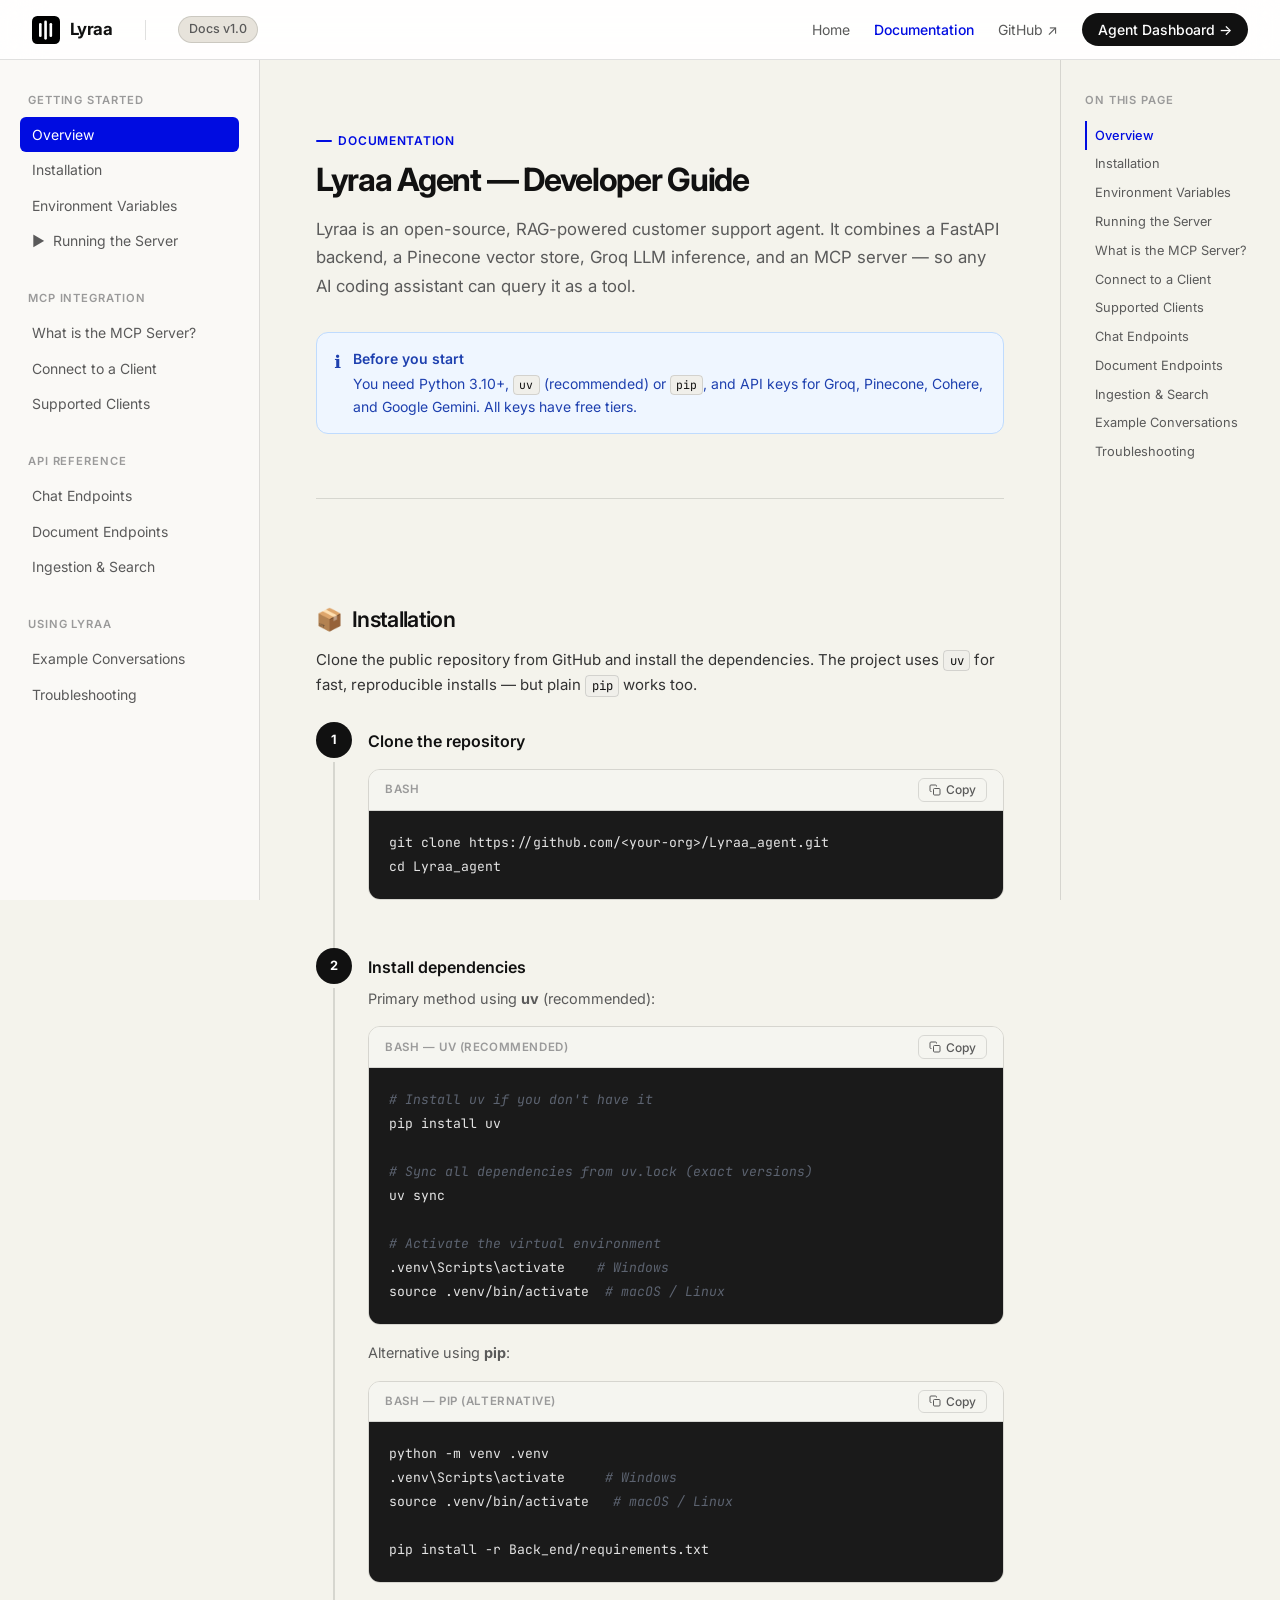
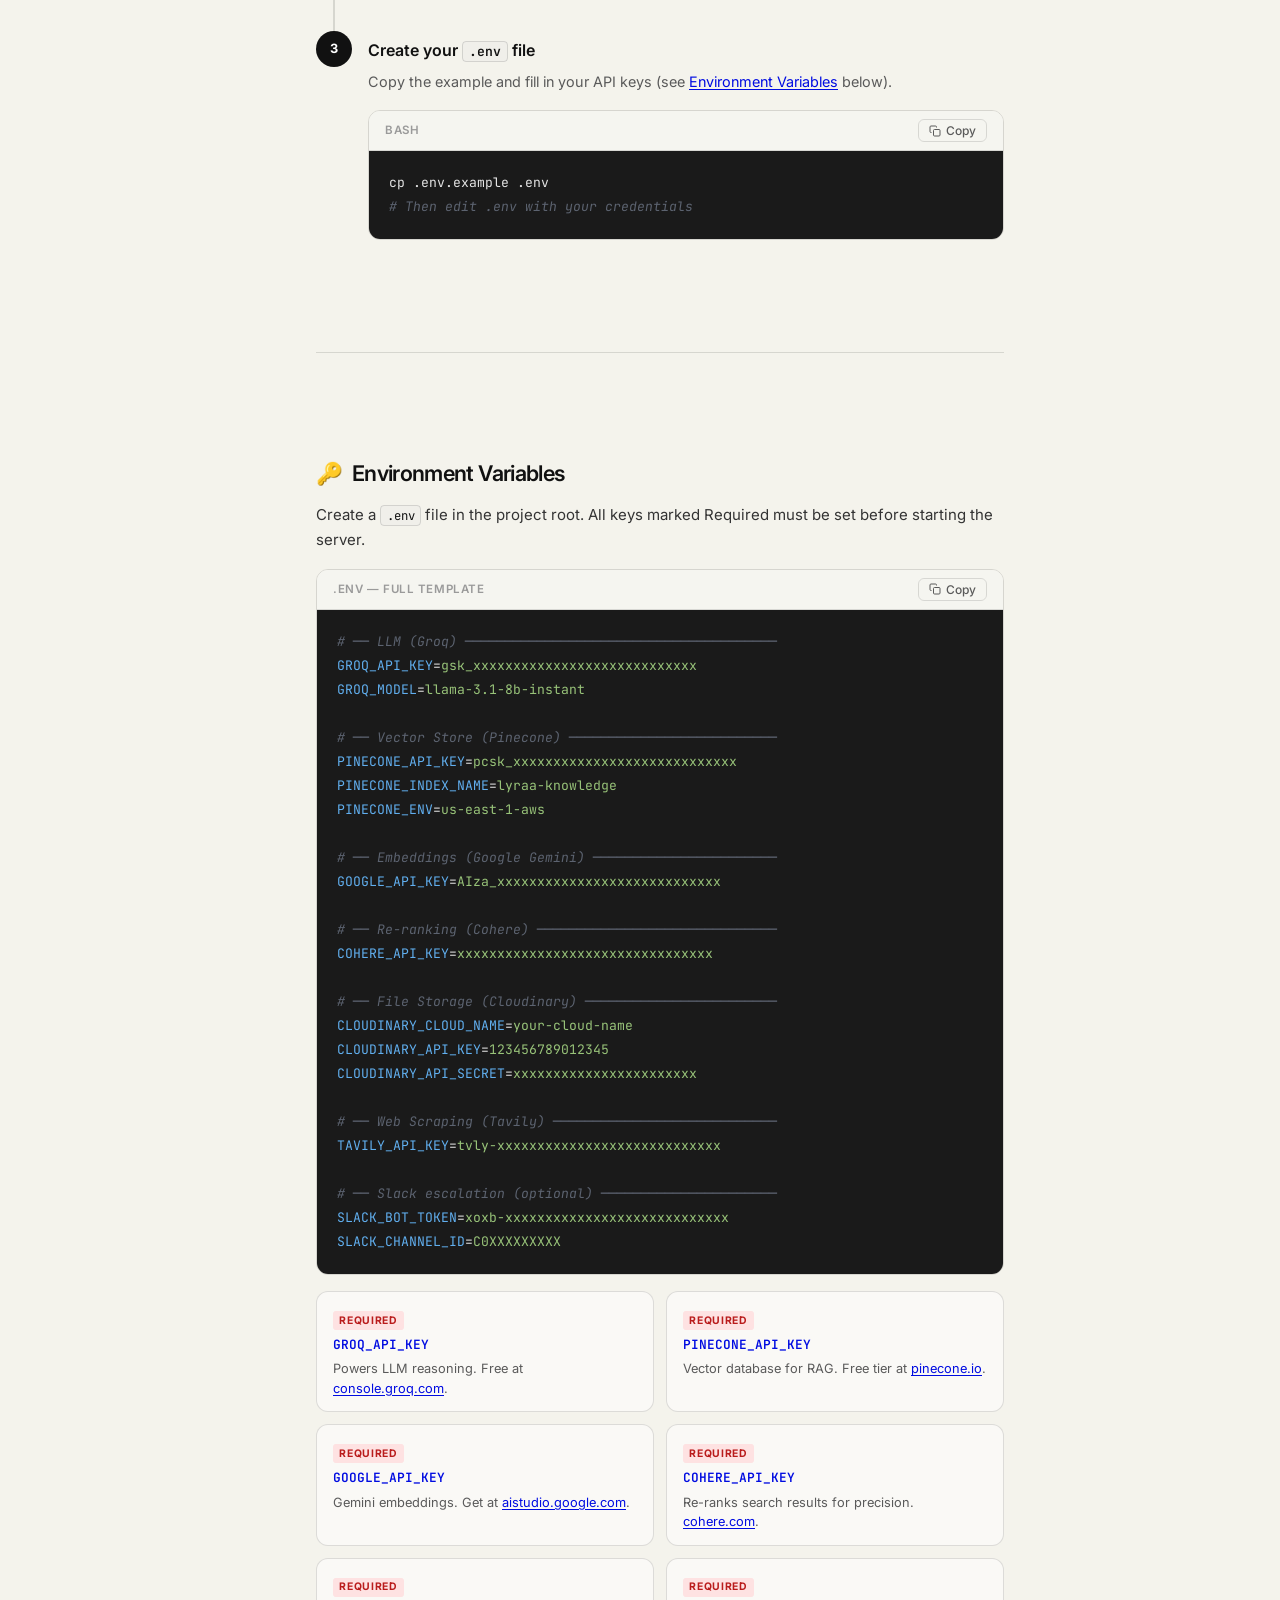
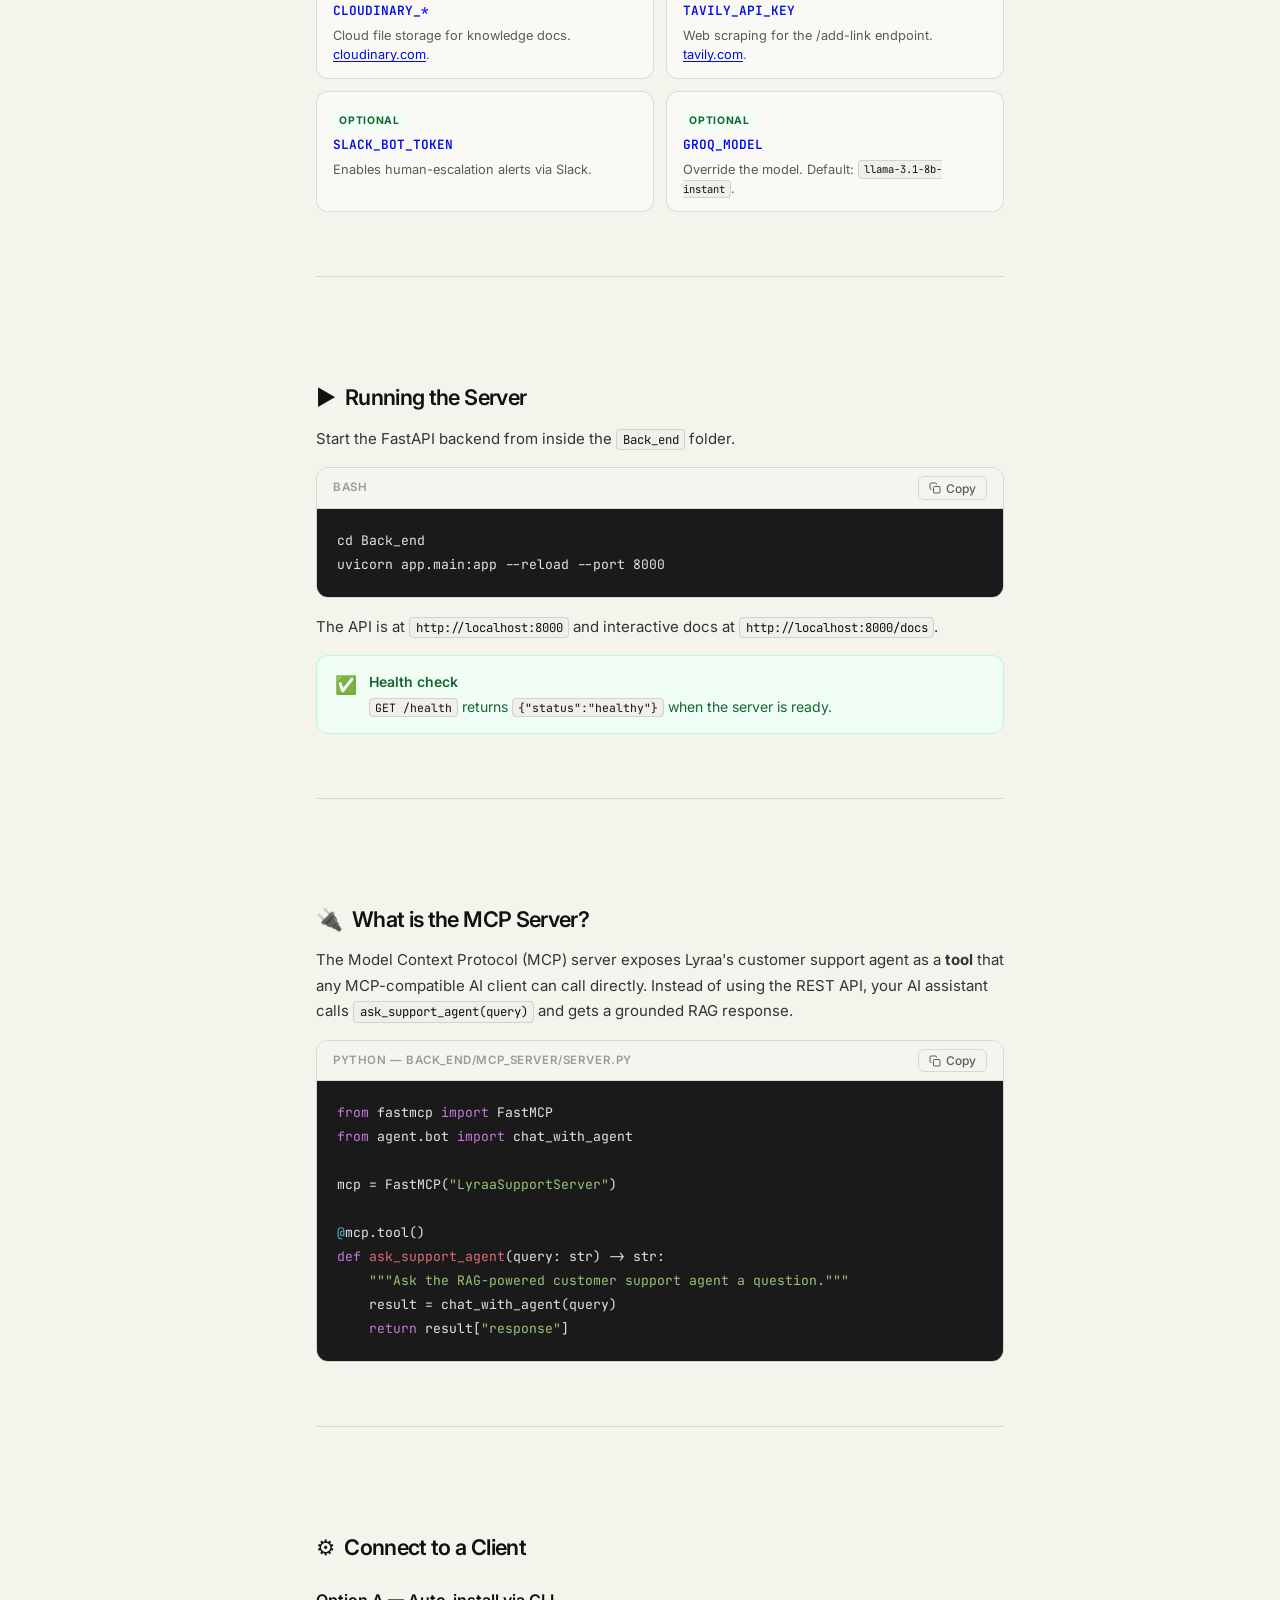
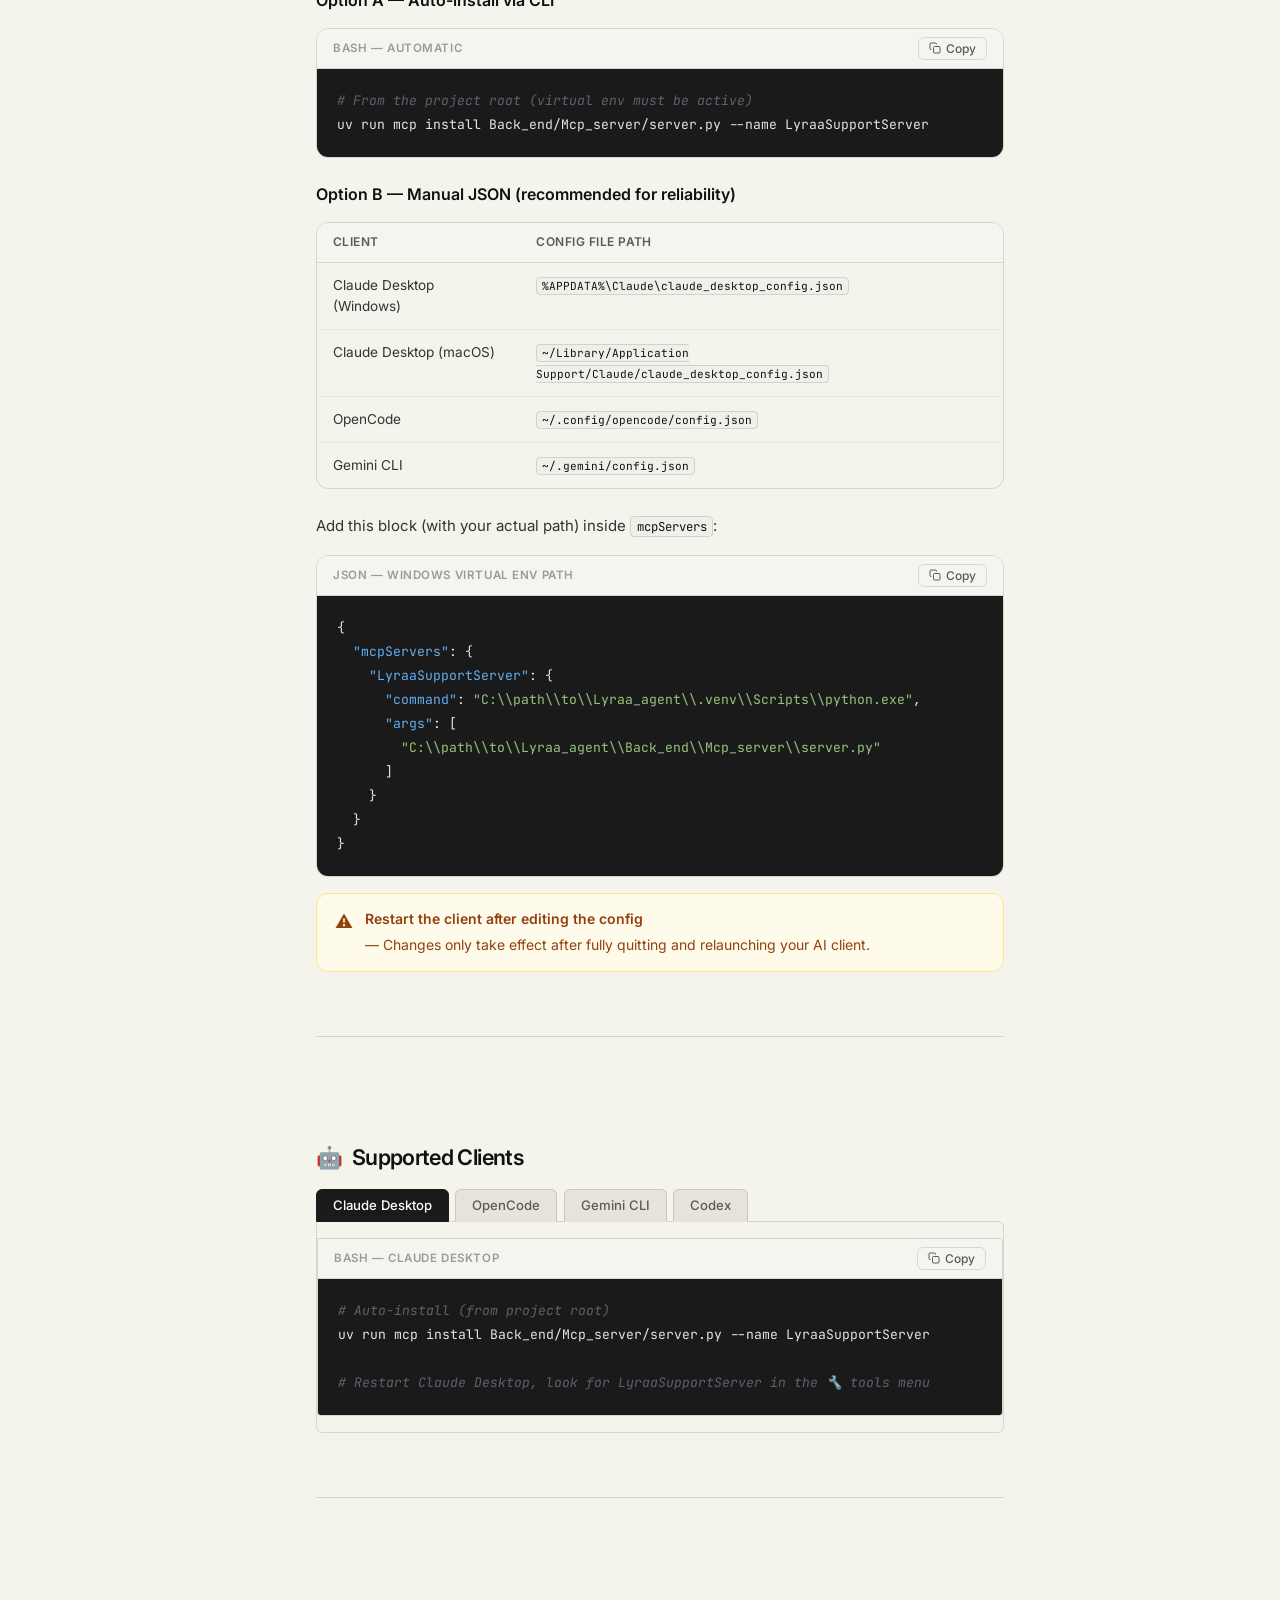
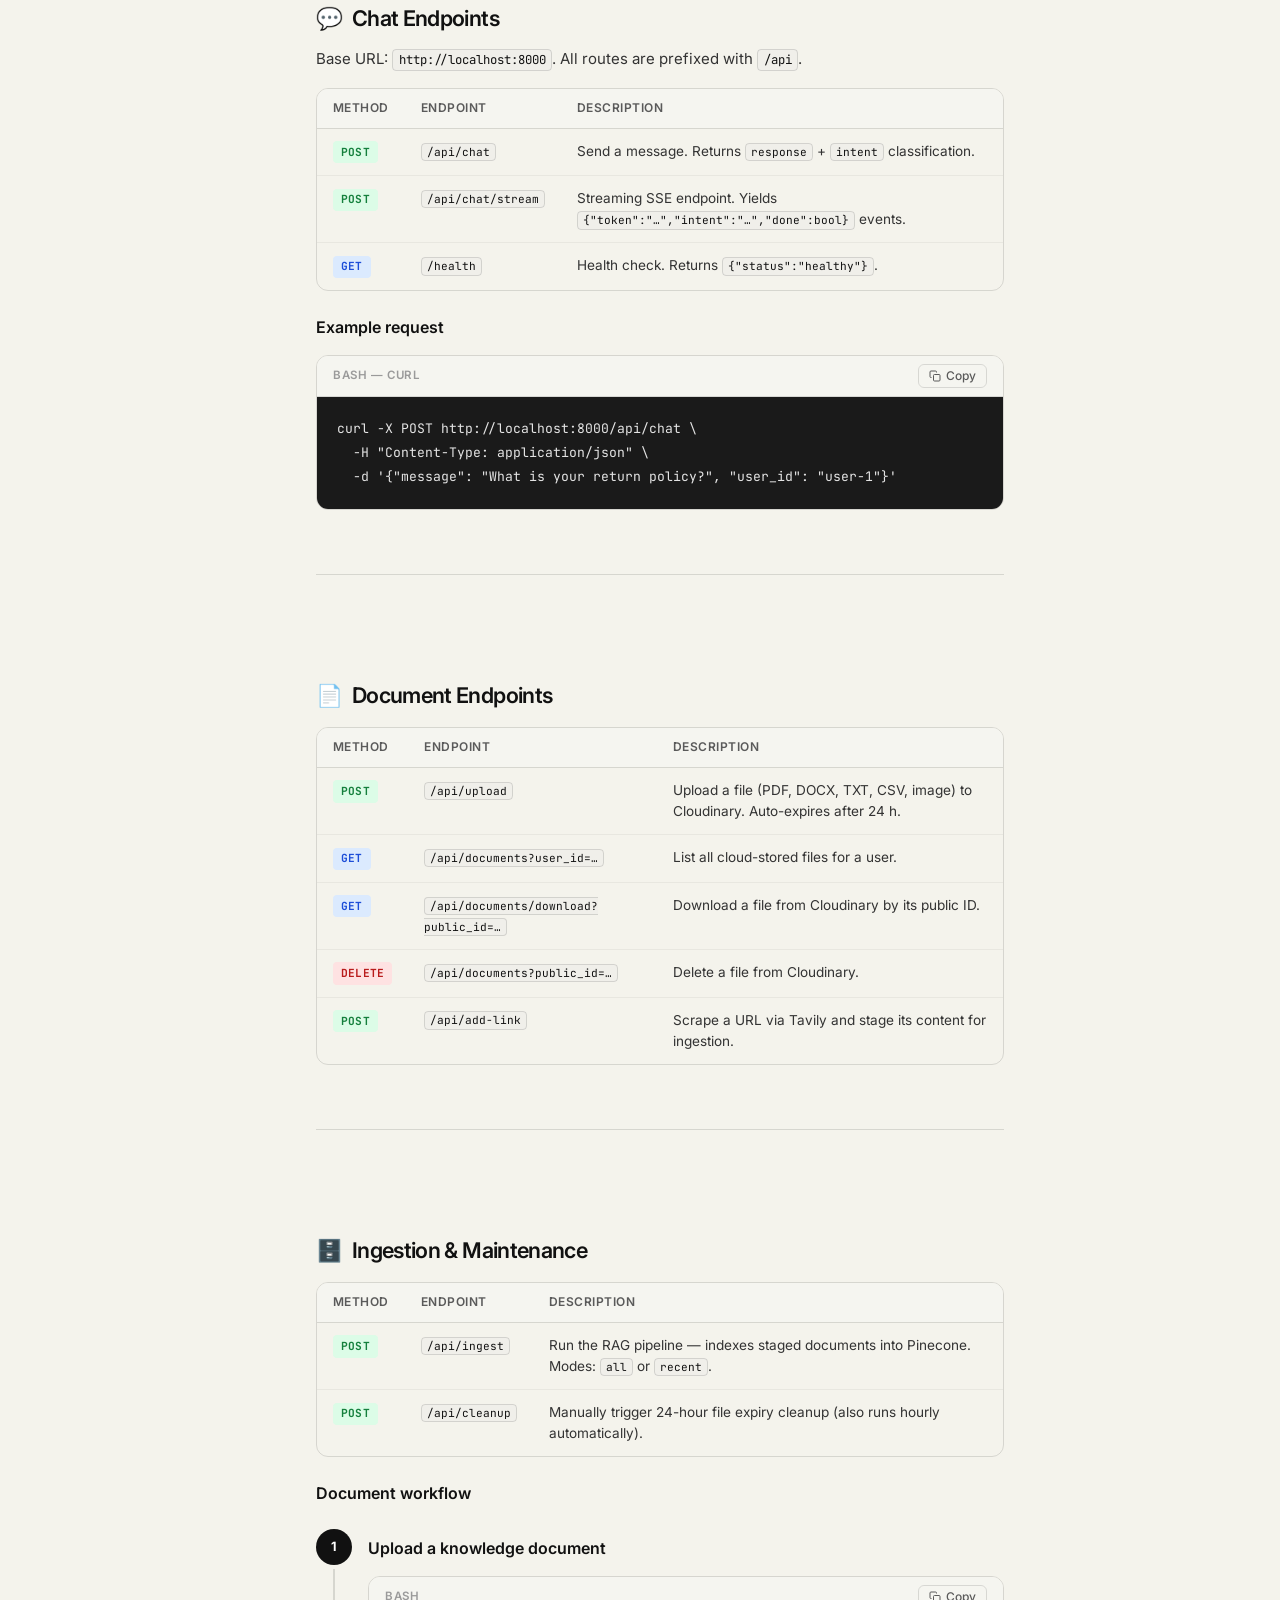
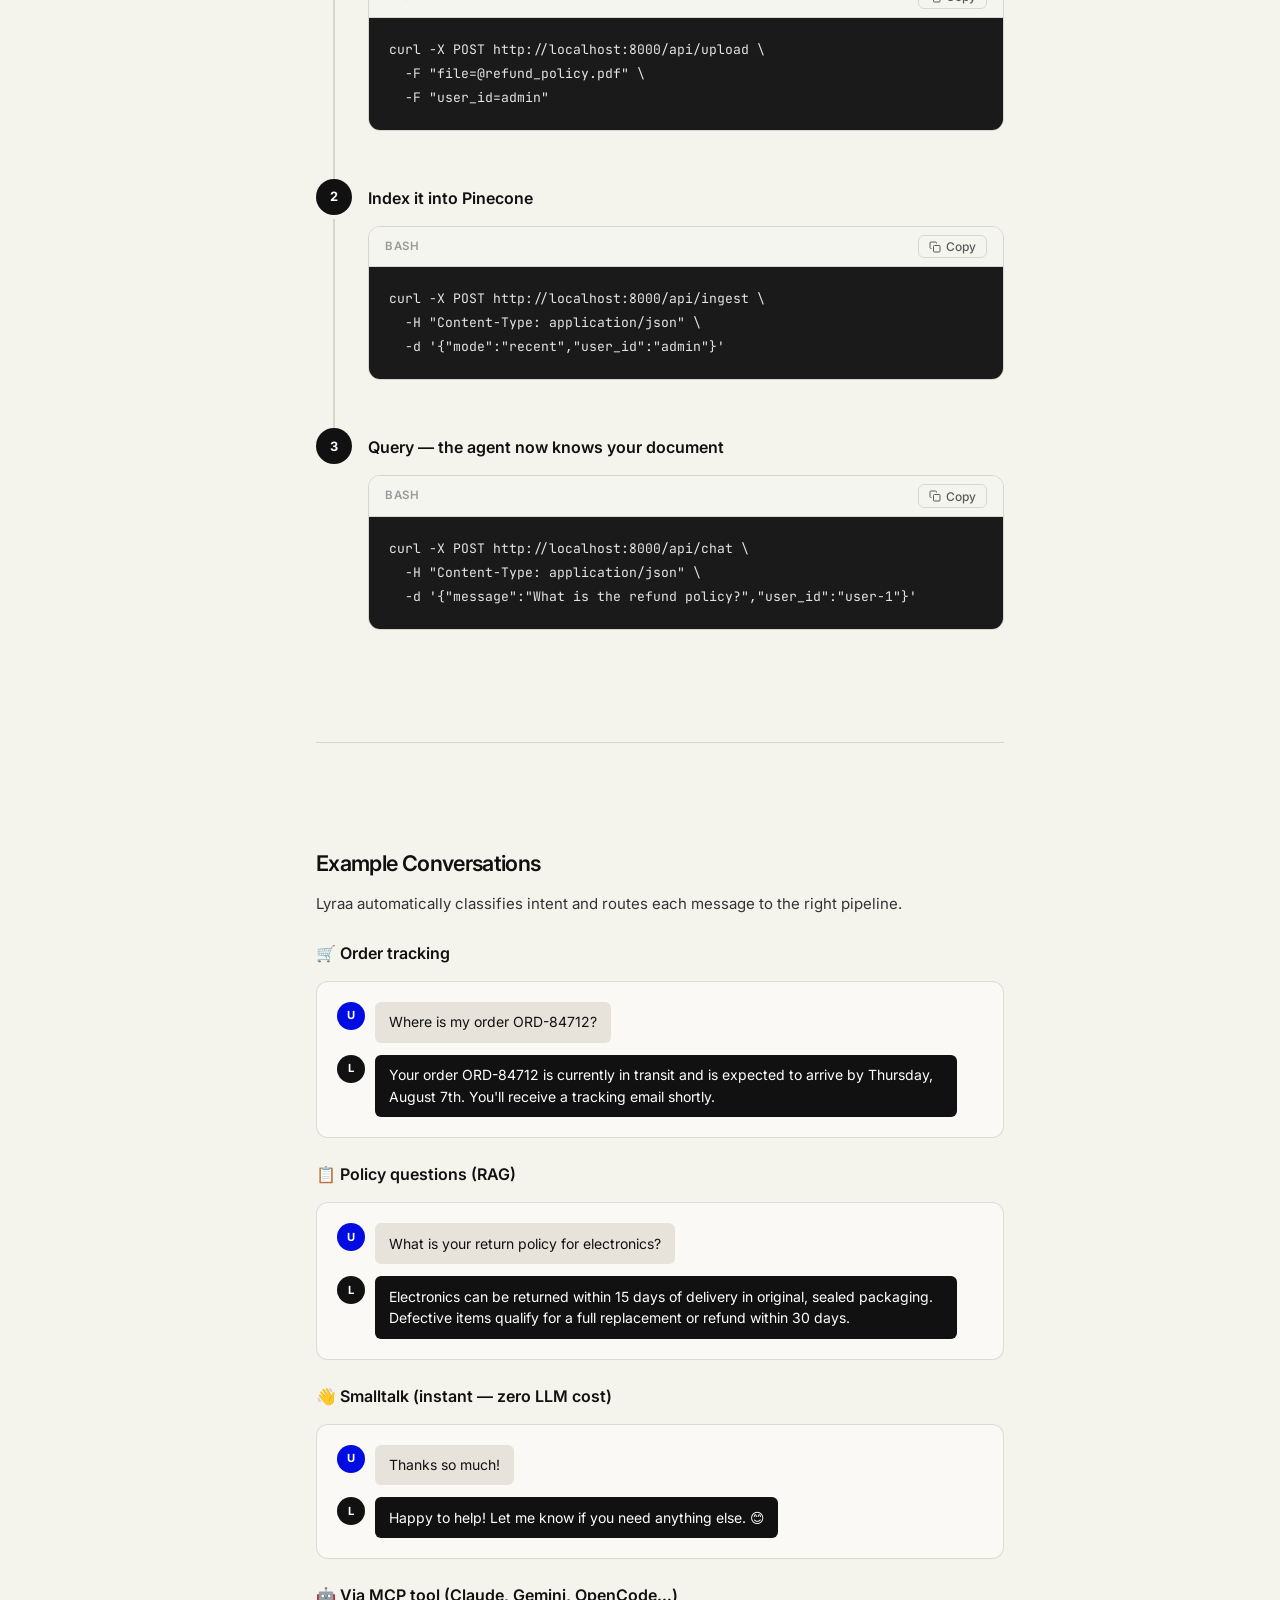
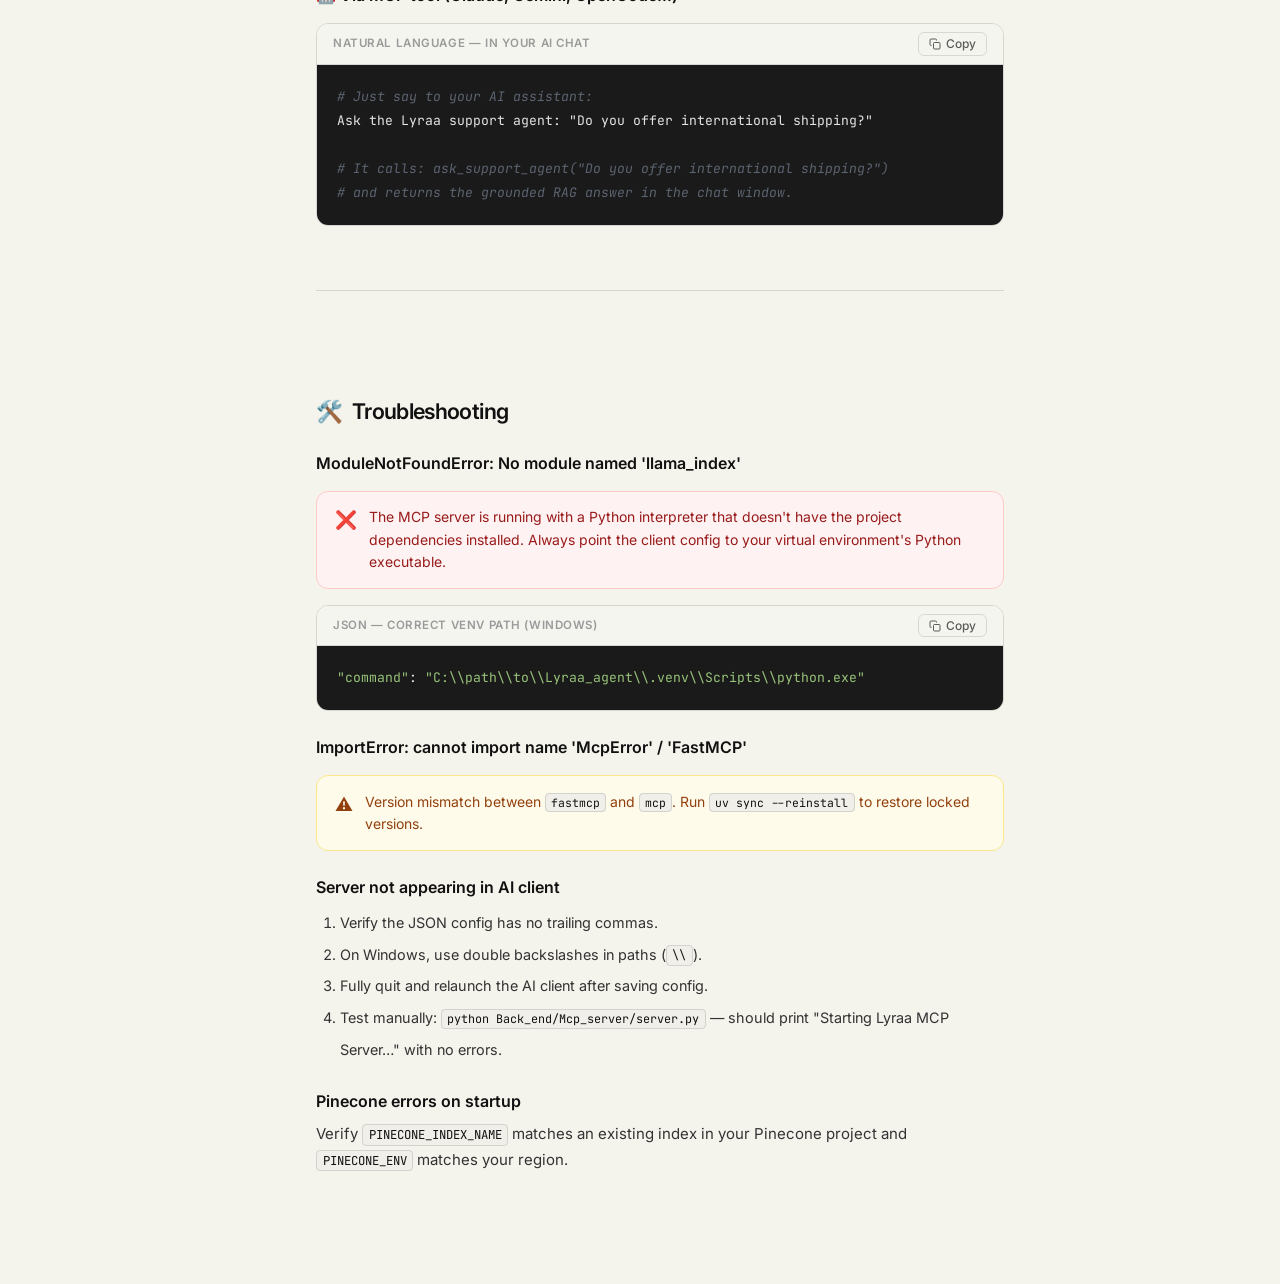
<file: Front_end/docs.html>
<!DOCTYPE html>
<html lang="en">

<head>
  <meta charset="UTF-8" />
  <meta name="viewport" content="width=device-width, initial-scale=1.0" />
  <title>Lyraa Documentation — Install, Connect &amp; Use</title>
  <meta name="description" content="Complete guide to installing Lyraa Agent, connecting the MCP server, and using the RAG-powered customer support platform." />
  <link rel="preconnect" href="https://fonts.googleapis.com" />
  <link rel="preconnect" href="https://fonts.gstatic.com" crossorigin />
  <link href="https://fonts.googleapis.com/css2?family=Inter:wght@300;400;500;600;700&amp;family=JetBrains+Mono:wght@400;500&amp;display=swap" rel="stylesheet" />
  <link rel="stylesheet" href="index.css" />
  <style>
    :root {
      --docs-sidebar-width: 260px;
      --docs-toc-width: 220px;
      --docs-content-max: 760px;
      --font-mono: 'JetBrains Mono', monospace;
    }
    body { background: var(--color-cream); }

    .docs-shell {
      display: grid;
      grid-template-columns: var(--docs-sidebar-width) minmax(0, 1fr) var(--docs-toc-width);
      grid-template-areas: "header header header" "sidebar content toc";
      min-height: 100vh;
    }

    /* Header */
    .docs-header {
      grid-area: header;
      position: sticky; top: 0; z-index: 200;
      background: rgba(255,255,255,0.92);
      backdrop-filter: blur(20px);
      border-bottom: 1px solid var(--color-border);
      display: flex; align-items: center; gap: 2rem;
      padding: 0 2rem; height: 60px;
    }
    .docs-header-logo {
      display: flex; align-items: center; gap: 0.6rem;
      font-weight: 700; font-size: 1.05rem; letter-spacing: -0.025em;
      text-decoration: none; color: var(--color-off-black); flex-shrink: 0;
    }
    .docs-header-logo svg { width: 28px; height: 28px; }
    .docs-header-divider { width: 1px; height: 20px; background: var(--color-border); }
    .docs-header-badge {
      font-size: 0.78rem; font-weight: 500; color: var(--color-gray-text);
      background: var(--color-canvas); border: 1px solid var(--color-border);
      padding: 0.2rem 0.65rem; border-radius: var(--radius-full);
    }
    .docs-header-nav { display: flex; align-items: center; gap: 1.5rem; margin-left: auto; }
    .docs-header-nav a { font-size: 0.875rem; color: var(--color-gray-text); transition: color var(--transition-fast); }
    .docs-header-nav a:hover { color: var(--color-off-black); }
    .docs-header-nav a.active { color: var(--color-blue); font-weight: 500; }
    .docs-header-cta {
      background: var(--color-off-black) !important; color: #fff !important;
      padding: 0.4rem 1rem; border-radius: var(--radius-full);
      font-size: 0.85rem; font-weight: 500;
      transition: background var(--transition-fast), transform var(--transition-fast);
    }
    .docs-header-cta:hover { background: #333 !important; transform: translateY(-1px); }

    /* Sidebar */
    .docs-sidebar {
      grid-area: sidebar;
      position: sticky; top: 60px;
      height: calc(100vh - 60px); overflow-y: auto;
      border-right: 1px solid var(--color-border);
      padding: 2rem 0; background: var(--color-off-white);
      scrollbar-width: thin;
    }
    .docs-sidebar::-webkit-scrollbar { width: 4px; }
    .docs-sidebar::-webkit-scrollbar-thumb { background: var(--color-clay); border-radius: 2px; }
    .sidebar-section { margin-bottom: 2rem; padding: 0 1.25rem; }
    .sidebar-section-label {
      font-size: 0.7rem; font-weight: 600; letter-spacing: 0.08em;
      text-transform: uppercase; color: var(--color-gray-light);
      margin-bottom: 0.5rem; padding: 0 0.5rem;
    }
    .sidebar-link {
      display: flex; align-items: center; gap: 0.5rem;
      padding: 0.45rem 0.75rem; border-radius: var(--radius-sm);
      font-size: 0.875rem; color: var(--color-gray-text);
      transition: all var(--transition-fast); text-decoration: none;
    }
    .sidebar-link:hover { background: var(--color-canvas); color: var(--color-off-black); }
    .sidebar-link.active { background: var(--color-blue); color: #fff; }

    /* Main content */
    .docs-content {
      grid-area: content; padding: 3rem 3.5rem;
      max-width: calc(var(--docs-content-max) + 7rem);
      min-height: calc(100vh - 60px);
    }

    /* TOC */
    .docs-toc {
      grid-area: toc;
      position: sticky; top: 60px;
      height: calc(100vh - 60px); overflow-y: auto;
      padding: 2rem 1.5rem; border-left: 1px solid var(--color-border);
    }
    .toc-label {
      font-size: 0.7rem; font-weight: 600; letter-spacing: 0.08em;
      text-transform: uppercase; color: var(--color-gray-light); margin-bottom: 0.75rem;
    }
    .toc-link {
      display: block; font-size: 0.8rem; color: var(--color-gray-text);
      padding: 0.3rem 0.5rem; border-left: 2px solid transparent;
      text-decoration: none; transition: all var(--transition-fast);
    }
    .toc-link:hover { color: var(--color-off-black); }
    .toc-link.active { border-left-color: var(--color-blue); color: var(--color-blue); font-weight: 500; }

    /* Sections */
    .docs-section { margin-bottom: 4rem; padding-top: 1rem; }
    .section-eyebrow {
      display: inline-flex; align-items: center; gap: 0.4rem;
      font-size: 0.75rem; font-weight: 600; letter-spacing: 0.06em;
      text-transform: uppercase; color: var(--color-blue); margin-bottom: 0.75rem;
    }
    .section-eyebrow::before { content: ''; width: 16px; height: 2px; background: var(--color-blue); border-radius: 1px; }
    .docs-h1 { font-size: 2rem; font-weight: 700; letter-spacing: -0.04em; line-height: 1.15; color: var(--color-off-black); margin-bottom: 1rem; }
    .docs-h2 {
      font-size: 1.35rem; font-weight: 600; letter-spacing: -0.03em; color: var(--color-off-black);
      margin-bottom: 0.75rem; margin-top: 2.5rem; display: flex; align-items: center; gap: 0.6rem;
    }
    .docs-h3 { font-size: 1rem; font-weight: 600; color: var(--color-off-black); margin: 1.5rem 0 0.5rem; }
    .docs-lead { font-size: 1.05rem; color: var(--color-gray-text); line-height: 1.7; margin-bottom: 2rem; }
    .docs-p { font-size: 0.9375rem; color: #333; line-height: 1.7; margin-bottom: 1rem; }

    /* Steps */
    .steps { display: flex; flex-direction: column; gap: 0; margin: 1.5rem 0; }
    .step { display: grid; grid-template-columns: 36px 1fr; gap: 0 1rem; }
    .step-number-wrap { display: flex; flex-direction: column; align-items: center; }
    .step-number {
      width: 36px; height: 36px; background: var(--color-off-black); color: #fff;
      border-radius: 50%; font-size: 0.8rem; font-weight: 700;
      display: flex; align-items: center; justify-content: center; flex-shrink: 0;
    }
    .step-line { width: 2px; flex: 1; background: var(--color-border); margin: 4px auto 0; min-height: 24px; }
    .step:last-child .step-line { display: none; }
    .step-body { padding-bottom: 2rem; }
    .step-title { font-size: 1rem; font-weight: 600; color: var(--color-off-black); margin-bottom: 0.5rem; padding-top: 0.45rem; }
    .step-desc { font-size: 0.9rem; color: var(--color-gray-text); line-height: 1.65; }

    /* Code blocks */
    .code-block { position: relative; margin: 1rem 0; border-radius: var(--radius-md); overflow: hidden; border: 1px solid var(--color-border); }
    .code-block-header {
      display: flex; align-items: center; justify-content: space-between;
      background: #f5f5f0; border-bottom: 1px solid var(--color-border); padding: 0.5rem 1rem;
    }
    .code-block-lang { font-size: 0.72rem; font-weight: 600; letter-spacing: 0.05em; text-transform: uppercase; color: var(--color-gray-light); }
    .code-copy-btn {
      display: flex; align-items: center; gap: 0.35rem; font-size: 0.75rem; font-weight: 500;
      color: var(--color-gray-text); background: none; border: 1px solid var(--color-border);
      border-radius: var(--radius-sm); padding: 0.2rem 0.6rem; cursor: pointer;
      transition: all var(--transition-fast); font-family: var(--font-sans);
    }
    .code-copy-btn:hover { background: var(--color-off-black); color: #fff; border-color: var(--color-off-black); }
    .code-copy-btn.copied { background: #00c853; color: #fff; border-color: #00c853; }
    .code-block pre { margin: 0; padding: 1.25rem; background: #1a1a1a; overflow-x: auto; scrollbar-width: thin; }
    .code-block pre::-webkit-scrollbar { height: 4px; }
    .code-block pre::-webkit-scrollbar-thumb { background: #444; border-radius: 2px; }
    .code-block code { font-family: var(--font-mono); font-size: 0.82rem; line-height: 1.65; color: #e4e4e4; }
    .tok-kw { color: #c678dd; } .tok-str { color: #98c379; } .tok-cmt { color: #5c6370; font-style: italic; }
    .tok-num { color: #d19a66; } .tok-key { color: #61afef; } .tok-op { color: #56b6c2; }
    .tok-fn { color: #e06c75; } .tok-var { color: #abb2bf; }
    .code-inline {
      font-family: var(--font-mono); font-size: 0.82em; background: #f0efea;
      border: 1px solid var(--color-border); padding: 0.1em 0.45em; border-radius: 4px;
      color: var(--color-off-black);
    }

    /* Callout */
    .callout { display: flex; gap: 0.75rem; padding: 0.9rem 1.1rem; border-radius: var(--radius-md); margin: 1rem 0; font-size: 0.875rem; line-height: 1.6; }
    .callout-icon { font-size: 1.1rem; flex-shrink: 0; }
    .callout--info    { background: #eff6ff; border: 1px solid #bfdbfe; color: #1e40af; }
    .callout--warn    { background: #fffbeb; border: 1px solid #fde68a; color: #92400e; }
    .callout--success { background: #f0fdf4; border: 1px solid #bbf7d0; color: #166534; }
    .callout--danger  { background: #fef2f2; border: 1px solid #fecaca; color: #991b1b; }
    .callout-body strong { display: block; font-weight: 600; margin-bottom: 0.2rem; }

    /* API Table */
    .api-table-wrap { overflow-x: auto; margin: 1rem 0 1.5rem; border: 1px solid var(--color-border); border-radius: var(--radius-md); }
    .api-table { width: 100%; border-collapse: collapse; font-size: 0.85rem; }
    .api-table th { background: #f5f5f0; font-weight: 600; font-size: 0.75rem; letter-spacing: 0.04em; text-transform: uppercase; color: var(--color-gray-text); padding: 0.65rem 1rem; text-align: left; border-bottom: 1px solid var(--color-border); }
    .api-table td { padding: 0.75rem 1rem; border-bottom: 1px solid rgba(0,0,0,0.05); vertical-align: top; color: #333; line-height: 1.55; }
    .api-table tr:last-child td { border-bottom: none; }
    .api-table tr:hover td { background: rgba(0,0,0,0.015); }
    .method-badge { display: inline-block; font-family: var(--font-mono); font-size: 0.7rem; font-weight: 700; padding: 0.15rem 0.5rem; border-radius: 4px; letter-spacing: 0.02em; }
    .method-get    { background: #dbeafe; color: #1d4ed8; }
    .method-post   { background: #dcfce7; color: #15803d; }
    .method-delete { background: #fee2e2; color: #b91c1c; }

    /* Env cards */
    .env-grid { display: grid; grid-template-columns: repeat(auto-fill, minmax(280px, 1fr)); gap: 0.75rem; margin: 1rem 0; }
    .env-card { background: var(--color-off-white); border: 1px solid var(--color-border); border-radius: var(--radius-md); padding: 0.85rem 1rem; }
    .env-card-key { font-family: var(--font-mono); font-size: 0.8rem; font-weight: 600; color: var(--color-blue); margin-bottom: 0.35rem; }
    .env-card-desc { font-size: 0.8rem; color: var(--color-gray-text); line-height: 1.5; }
    .env-card-required { display: inline-block; font-size: 0.65rem; font-weight: 700; text-transform: uppercase; letter-spacing: 0.06em; background: #fee2e2; color: #b91c1c; padding: 0.1rem 0.4rem; border-radius: 3px; margin-bottom: 0.3rem; }
    .env-card-optional { display: inline-block; font-size: 0.65rem; font-weight: 700; text-transform: uppercase; letter-spacing: 0.06em; background: #f0fdf4; color: #166534; padding: 0.1rem 0.4rem; border-radius: 3px; margin-bottom: 0.3rem; }

    /* Client tabs */
    .client-tabs { margin: 1rem 0; }
    .client-tab-btns { display: flex; gap: 0.4rem; flex-wrap: wrap; margin-bottom: -1px; }
    .client-tab-btn { font-size: 0.82rem; font-weight: 500; font-family: var(--font-sans); padding: 0.45rem 1rem; border: 1px solid var(--color-border); border-bottom-color: transparent; border-radius: var(--radius-sm) var(--radius-sm) 0 0; background: var(--color-canvas); color: var(--color-gray-text); cursor: pointer; transition: all var(--transition-fast); }
    .client-tab-btn:hover { color: var(--color-off-black); background: var(--color-off-white); }
    .client-tab-btn.active { background: #1a1a1a; color: #fff; border-color: #1a1a1a; }
    .client-tab-panel { display: none; border: 1px solid var(--color-border); border-radius: 0 var(--radius-sm) var(--radius-sm) var(--radius-sm); overflow: hidden; }
    .client-tab-panel.active { display: block; }

    /* Conversation demo */
    .convo { display: flex; flex-direction: column; gap: 0.75rem; background: var(--color-off-white); border: 1px solid var(--color-border); border-radius: var(--radius-md); padding: 1.25rem; margin: 1rem 0; }
    .convo-msg { display: flex; gap: 0.65rem; align-items: flex-start; }
    .convo-avatar { width: 28px; height: 28px; border-radius: 50%; font-size: 0.7rem; font-weight: 700; display: flex; align-items: center; justify-content: center; flex-shrink: 0; }
    .convo-avatar--user { background: var(--color-blue); color: #fff; }
    .convo-avatar--agent { background: var(--color-off-black); color: #fff; }
    .convo-bubble { background: var(--color-canvas); border-radius: var(--radius-sm); padding: 0.6rem 0.85rem; font-size: 0.875rem; color: var(--color-off-black); line-height: 1.55; max-width: 90%; }
    .convo-msg--agent .convo-bubble { background: var(--color-off-black); color: #fff; }

    .docs-divider { border: none; border-top: 1px solid var(--color-border); margin: 3rem 0; }

    /* ── Mobile menu button ─────────────────────────────── */
    .mobile-menu-btn {
      display: none;
      flex-direction: column; justify-content: center; align-items: center;
      gap: 5px; width: 36px; height: 36px; padding: 0;
      background: none; border: 1px solid var(--color-border);
      border-radius: var(--radius-sm); cursor: pointer;
      transition: background var(--transition-fast);
      flex-shrink: 0;
    }
    .mobile-menu-btn:hover { background: var(--color-canvas); }
    .mobile-menu-btn span {
      display: block; width: 18px; height: 2px;
      background: var(--color-off-black); border-radius: 2px;
      transition: transform 0.25s ease, opacity 0.25s ease;
    }
    .mobile-menu-btn.open span:nth-child(1) { transform: translateY(7px) rotate(45deg); }
    .mobile-menu-btn.open span:nth-child(2) { opacity: 0; }
    .mobile-menu-btn.open span:nth-child(3) { transform: translateY(-7px) rotate(-45deg); }

    /* ── Mobile sidebar overlay ─────────────────────────── */
    .mobile-sidebar-overlay {
      display: none;
      position: fixed; inset: 0; z-index: 150;
      background: rgba(0,0,0,0.4);
      backdrop-filter: blur(2px);
      opacity: 0;
      transition: opacity 0.25s ease;
    }
    .mobile-sidebar-overlay.open { opacity: 1; }
    .docs-sidebar.mobile-open {
      display: block !important;
      position: fixed;
      top: 60px; left: 0;
      width: 280px;
      height: calc(100vh - 60px);
      z-index: 160;
      transform: translateX(0) !important;
      box-shadow: 4px 0 24px rgba(0,0,0,0.15);
    }

    /* ── Responsive breakpoints ─────────────────────────── */
    @media (max-width: 1200px) {
      .docs-toc { display: none; }
      .docs-shell {
        grid-template-columns: var(--docs-sidebar-width) minmax(0, 1fr);
        grid-template-areas: "header header" "sidebar content";
      }
    }

    @media (max-width: 900px) {
      :root {
        --docs-sidebar-width: 220px;
      }
      .docs-content { padding: 2.5rem 2rem; }
      .docs-h1 { font-size: 1.7rem; }
    }

    @media (max-width: 768px) {
      .mobile-menu-btn { display: flex; }
      .mobile-sidebar-overlay { display: block; }

      .docs-shell {
        grid-template-columns: minmax(0, 1fr);
        grid-template-areas: "header" "content";
      }
      .docs-sidebar {
        display: none;
        transform: translateX(-100%);
        transition: transform 0.3s cubic-bezier(0.4,0,0.2,1);
      }
      .docs-content {
        padding: 1.75rem 1.1rem;
        max-width: 100%;
      }
      .docs-header {
        padding: 0 1rem;
        gap: 0.6rem;
      }
      .docs-header-nav {
        display: none;
      }
      .docs-header-nav.show-mobile {
        display: flex;
        flex-direction: column;
        position: fixed;
        top: 60px; left: 0; right: 0;
        background: rgba(255,255,255,0.97);
        backdrop-filter: blur(20px);
        border-bottom: 1px solid var(--color-border);
        padding: 0.6rem 1.25rem 0.9rem;
        gap: 0;
        z-index: 140;
        box-shadow: 0 8px 24px rgba(0,0,0,0.08);
      }
      .docs-header-nav.show-mobile a {
        font-size: 0.9rem;
        padding: 0.55rem 0;
        border-bottom: 1px solid var(--color-border);
        color: var(--color-gray-text);
        display: block;
        width: 100%;
      }
      .docs-header-nav.show-mobile a:last-child {
        border-bottom: none;
      }
      .docs-header-nav.show-mobile .docs-header-cta {
        display: inline-block !important;
        width: auto !important;
        align-self: flex-start;
        margin-top: 0.65rem;
        padding: 0.45rem 1.1rem !important;
        border-bottom: none !important;
        font-size: 0.85rem !important;
      }
      .docs-header-badge { display: none; }
      .docs-header-divider { display: none; }

      .docs-h1 { font-size: 1.5rem; }
      .docs-h2 { font-size: 1.15rem; margin-top: 2rem; }
      .docs-lead { font-size: 0.95rem; }
      .docs-section { margin-bottom: 3rem; }

      .env-grid { grid-template-columns: 1fr; }
      .client-tab-btns { gap: 0.25rem; }
      .client-tab-btn { font-size: 0.78rem; padding: 0.4rem 0.7rem; }

      .step { grid-template-columns: 30px 1fr; gap: 0 0.75rem; }
      .step-number { width: 30px; height: 30px; font-size: 0.75rem; }

      .api-table { font-size: 0.78rem; }
      .api-table th, .api-table td { padding: 0.55rem 0.65rem; }

      .code-block code { font-size: 0.75rem; }
      .callout { flex-direction: column; gap: 0.4rem; font-size: 0.83rem; }
    }

    @media (max-width: 480px) {
      .docs-content { padding: 1.25rem 0.85rem; }
      .docs-h1 { font-size: 1.3rem; }
      .docs-h2 { font-size: 1.05rem; }
      .code-block pre { padding: 0.9rem; }
      .docs-header { height: 54px; }
      .docs-sidebar.mobile-open { top: 54px; height: calc(100vh - 54px); }
      .docs-header-nav.show-mobile { top: 54px; }
      .convo-bubble { font-size: 0.82rem; }
      .client-tab-btn { font-size: 0.73rem; padding: 0.35rem 0.55rem; }
    }
  </style>
</head>

<body>
<div class="docs-shell">

  <!-- Mobile overlay -->
  <div class="mobile-sidebar-overlay" id="mobileSidebarOverlay" onclick="closeMobileMenu()"></div>

  <!-- HEADER -->
  <header class="docs-header">
    <!-- Hamburger (mobile only) -->
    <button class="mobile-menu-btn" id="mobileMenuBtn" aria-label="Toggle navigation" onclick="toggleMobileMenu()">
      <span></span><span></span><span></span>
    </button>
    <a href="index.html" class="docs-header-logo">
      <svg viewBox="0 0 32 32" fill="none" xmlns="http://www.w3.org/2000/svg">
        <rect width="32" height="32" rx="6" fill="#000"/>
        <rect x="8" y="8" width="3" height="16" rx="1.5" fill="#fff"/>
        <rect x="14" y="5" width="3" height="22" rx="1.5" fill="#fff"/>
        <rect x="20" y="8" width="3" height="16" rx="1.5" fill="#fff"/>
      </svg>
      Lyraa
    </a>
    <div class="docs-header-divider"></div>
    <span class="docs-header-badge">Docs v1.0</span>
    <nav class="docs-header-nav" id="mainHeaderNav">
      <a href="index.html">Home</a>
      <a href="docs.html" class="active">Documentation</a>
      <a href="https://github.com/CodexMe01/Lyraa_Customer_support" target="_blank">GitHub ↗</a>
      <a href="dashboard.html" class="docs-header-cta">Agent Dashboard →</a>
    </nav>
  </header>

  <!-- SIDEBAR -->
  <aside class="docs-sidebar">
    <div class="sidebar-section">
      <p class="sidebar-section-label">Getting Started</p>
      <a href="#overview"     class="sidebar-link active">Overview</a>
      <a href="#installation" class="sidebar-link">Installation</a>
      <a href="#environment"  class="sidebar-link">Environment Variables</a>
      <a href="#running"      class="sidebar-link"><span>▶</span> Running the Server</a>
    </div>
    <div class="sidebar-section">
      <p class="sidebar-section-label">MCP Integration</p>
      <a href="#mcp-what"    class="sidebar-link">What is the MCP Server?</a>
      <a href="#mcp-connect" class="sidebar-link">Connect to a Client</a>
      <a href="#mcp-clients" class="sidebar-link">Supported Clients</a>
    </div>
    <div class="sidebar-section">
      <p class="sidebar-section-label">API Reference</p>
      <a href="#api-chat"   class="sidebar-link"> Chat Endpoints</a>
      <a href="#api-docs"   class="sidebar-link">Document Endpoints</a>
      <a href="#api-ingest" class="sidebar-link">Ingestion &amp; Search</a>
    </div>
    <div class="sidebar-section">
      <p class="sidebar-section-label">Using Lyraa</p>
      <a href="#usage-examples"  class="sidebar-link">Example Conversations</a>
      <a href="#troubleshooting" class="sidebar-link">Troubleshooting</a>
    </div>
  </aside>

  <!-- MAIN CONTENT -->
  <main class="docs-content">

    <!-- Overview -->
    <section class="docs-section" id="overview">
      <span class="section-eyebrow">Documentation</span>
      <h1 class="docs-h1">Lyraa Agent — Developer Guide</h1>
      <p class="docs-lead">Lyraa is an open-source, RAG-powered customer support agent. It combines a FastAPI backend, a Pinecone vector store, Groq LLM inference, and an MCP server — so any AI coding assistant can query it as a tool.</p>
      <div class="callout callout--info">
        <span class="callout-icon">ℹ️</span>
        <div class="callout-body">
          <strong>Before you start</strong>
          You need Python 3.10+, <span class="code-inline">uv</span> (recommended) or <span class="code-inline">pip</span>, and API keys for Groq, Pinecone, Cohere, and Google Gemini. All keys have free tiers.
        </div>
      </div>
    </section>

    <hr class="docs-divider">

    <!-- Installation -->
    <section class="docs-section" id="installation">
      <h2 class="docs-h2"><span>📦</span> Installation</h2>
      <p class="docs-p">Clone the public repository from GitHub and install the dependencies. The project uses <span class="code-inline">uv</span> for fast, reproducible installs — but plain <span class="code-inline">pip</span> works too.</p>

      <div class="steps">
        <div class="step">
          <div class="step-number-wrap"><div class="step-number">1</div><div class="step-line"></div></div>
          <div class="step-body">
            <p class="step-title">Clone the repository</p>
            <div class="code-block">
              <div class="code-block-header"><span class="code-block-lang">bash</span><button class="code-copy-btn" onclick="copyCode(this)"><svg width="12" height="12" viewBox="0 0 24 24" fill="none" stroke="currentColor" stroke-width="2"><rect x="9" y="9" width="13" height="13" rx="2"/><path d="M5 15H4a2 2 0 0 1-2-2V4a2 2 0 0 1 2-2h9a2 2 0 0 1 2 2v1"/></svg> Copy</button></div>
              <pre><code>git clone https://github.com/&lt;your-org&gt;/Lyraa_agent.git
cd Lyraa_agent</code></pre>
            </div>
          </div>
        </div>

        <div class="step">
          <div class="step-number-wrap"><div class="step-number">2</div><div class="step-line"></div></div>
          <div class="step-body">
            <p class="step-title">Install dependencies</p>
            <p class="step-desc">Primary method using <strong>uv</strong> (recommended):</p>
            <div class="code-block">
              <div class="code-block-header"><span class="code-block-lang">bash — uv (recommended)</span><button class="code-copy-btn" onclick="copyCode(this)"><svg width="12" height="12" viewBox="0 0 24 24" fill="none" stroke="currentColor" stroke-width="2"><rect x="9" y="9" width="13" height="13" rx="2"/><path d="M5 15H4a2 2 0 0 1-2-2V4a2 2 0 0 1 2-2h9a2 2 0 0 1 2 2v1"/></svg> Copy</button></div>
              <pre><code><span class="tok-cmt"># Install uv if you don't have it</span>
pip install uv

<span class="tok-cmt"># Sync all dependencies from uv.lock (exact versions)</span>
uv sync

<span class="tok-cmt"># Activate the virtual environment</span>
.venv\Scripts\activate    <span class="tok-cmt"># Windows</span>
source .venv/bin/activate  <span class="tok-cmt"># macOS / Linux</span></code></pre>
            </div>
            <p class="step-desc" style="margin-top:0.75rem;">Alternative using <strong>pip</strong>:</p>
            <div class="code-block">
              <div class="code-block-header"><span class="code-block-lang">bash — pip (alternative)</span><button class="code-copy-btn" onclick="copyCode(this)"><svg width="12" height="12" viewBox="0 0 24 24" fill="none" stroke="currentColor" stroke-width="2"><rect x="9" y="9" width="13" height="13" rx="2"/><path d="M5 15H4a2 2 0 0 1-2-2V4a2 2 0 0 1 2-2h9a2 2 0 0 1 2 2v1"/></svg> Copy</button></div>
              <pre><code>python -m venv .venv
.venv\Scripts\activate     <span class="tok-cmt"># Windows</span>
source .venv/bin/activate   <span class="tok-cmt"># macOS / Linux</span>

pip install -r Back_end/requirements.txt</code></pre>
            </div>
          </div>
        </div>

        <div class="step">
          <div class="step-number-wrap"><div class="step-number">3</div></div>
          <div class="step-body">
            <p class="step-title">Create your <span class="code-inline">.env</span> file</p>
            <p class="step-desc">Copy the example and fill in your API keys (see <a href="#environment" class="link-blue">Environment Variables</a> below).</p>
            <div class="code-block">
              <div class="code-block-header"><span class="code-block-lang">bash</span><button class="code-copy-btn" onclick="copyCode(this)"><svg width="12" height="12" viewBox="0 0 24 24" fill="none" stroke="currentColor" stroke-width="2"><rect x="9" y="9" width="13" height="13" rx="2"/><path d="M5 15H4a2 2 0 0 1-2-2V4a2 2 0 0 1 2-2h9a2 2 0 0 1 2 2v1"/></svg> Copy</button></div>
              <pre><code>cp .env.example .env
<span class="tok-cmt"># Then edit .env with your credentials</span></code></pre>
            </div>
          </div>
        </div>
      </div>
    </section>

    <hr class="docs-divider">

    <!-- Environment Variables -->
    <section class="docs-section" id="environment">
      <h2 class="docs-h2"><span>🔑</span> Environment Variables</h2>
      <p class="docs-p">Create a <span class="code-inline">.env</span> file in the project root. All keys marked Required must be set before starting the server.</p>

      <div class="code-block">
        <div class="code-block-header"><span class="code-block-lang">.env — full template</span><button class="code-copy-btn" onclick="copyCode(this)"><svg width="12" height="12" viewBox="0 0 24 24" fill="none" stroke="currentColor" stroke-width="2"><rect x="9" y="9" width="13" height="13" rx="2"/><path d="M5 15H4a2 2 0 0 1-2-2V4a2 2 0 0 1 2-2h9a2 2 0 0 1 2 2v1"/></svg> Copy</button></div>
        <pre><code><span class="tok-cmt"># ── LLM (Groq) ───────────────────────────────────────</span>
<span class="tok-key">GROQ_API_KEY</span>=<span class="tok-str">gsk_xxxxxxxxxxxxxxxxxxxxxxxxxxxx</span>
<span class="tok-key">GROQ_MODEL</span>=<span class="tok-str">llama-3.1-8b-instant</span>

<span class="tok-cmt"># ── Vector Store (Pinecone) ──────────────────────────</span>
<span class="tok-key">PINECONE_API_KEY</span>=<span class="tok-str">pcsk_xxxxxxxxxxxxxxxxxxxxxxxxxxxx</span>
<span class="tok-key">PINECONE_INDEX_NAME</span>=<span class="tok-str">lyraa-knowledge</span>
<span class="tok-key">PINECONE_ENV</span>=<span class="tok-str">us-east-1-aws</span>

<span class="tok-cmt"># ── Embeddings (Google Gemini) ───────────────────────</span>
<span class="tok-key">GOOGLE_API_KEY</span>=<span class="tok-str">AIza_xxxxxxxxxxxxxxxxxxxxxxxxxxxx</span>

<span class="tok-cmt"># ── Re-ranking (Cohere) ──────────────────────────────</span>
<span class="tok-key">COHERE_API_KEY</span>=<span class="tok-str">xxxxxxxxxxxxxxxxxxxxxxxxxxxxxxxx</span>

<span class="tok-cmt"># ── File Storage (Cloudinary) ────────────────────────</span>
<span class="tok-key">CLOUDINARY_CLOUD_NAME</span>=<span class="tok-str">your-cloud-name</span>
<span class="tok-key">CLOUDINARY_API_KEY</span>=<span class="tok-str">123456789012345</span>
<span class="tok-key">CLOUDINARY_API_SECRET</span>=<span class="tok-str">xxxxxxxxxxxxxxxxxxxxxxx</span>

<span class="tok-cmt"># ── Web Scraping (Tavily) ────────────────────────────</span>
<span class="tok-key">TAVILY_API_KEY</span>=<span class="tok-str">tvly-xxxxxxxxxxxxxxxxxxxxxxxxxxxx</span>

<span class="tok-cmt"># ── Slack escalation (optional) ──────────────────────</span>
<span class="tok-key">SLACK_BOT_TOKEN</span>=<span class="tok-str">xoxb-xxxxxxxxxxxxxxxxxxxxxxxxxxxx</span>
<span class="tok-key">SLACK_CHANNEL_ID</span>=<span class="tok-str">C0XXXXXXXXX</span></code></pre>
      </div>

      <div class="env-grid">
        <div class="env-card"><div class="env-card-required">Required</div><div class="env-card-key">GROQ_API_KEY</div><div class="env-card-desc">Powers LLM reasoning. Free at <a href="https://console.groq.com" target="_blank" class="link-blue">console.groq.com</a>.</div></div>
        <div class="env-card"><div class="env-card-required">Required</div><div class="env-card-key">PINECONE_API_KEY</div><div class="env-card-desc">Vector database for RAG. Free tier at <a href="https://pinecone.io" target="_blank" class="link-blue">pinecone.io</a>.</div></div>
        <div class="env-card"><div class="env-card-required">Required</div><div class="env-card-key">GOOGLE_API_KEY</div><div class="env-card-desc">Gemini embeddings. Get at <a href="https://aistudio.google.com" target="_blank" class="link-blue">aistudio.google.com</a>.</div></div>
        <div class="env-card"><div class="env-card-required">Required</div><div class="env-card-key">COHERE_API_KEY</div><div class="env-card-desc">Re-ranks search results for precision. <a href="https://cohere.com" target="_blank" class="link-blue">cohere.com</a>.</div></div>
        <div class="env-card"><div class="env-card-required">Required</div><div class="env-card-key">CLOUDINARY_*</div><div class="env-card-desc">Cloud file storage for knowledge docs. <a href="https://cloudinary.com" target="_blank" class="link-blue">cloudinary.com</a>.</div></div>
        <div class="env-card"><div class="env-card-required">Required</div><div class="env-card-key">TAVILY_API_KEY</div><div class="env-card-desc">Web scraping for the /add-link endpoint. <a href="https://tavily.com" target="_blank" class="link-blue">tavily.com</a>.</div></div>
        <div class="env-card"><div class="env-card-optional">Optional</div><div class="env-card-key">SLACK_BOT_TOKEN</div><div class="env-card-desc">Enables human-escalation alerts via Slack.</div></div>
        <div class="env-card"><div class="env-card-optional">Optional</div><div class="env-card-key">GROQ_MODEL</div><div class="env-card-desc">Override the model. Default: <span class="code-inline">llama-3.1-8b-instant</span>.</div></div>
      </div>
    </section>

    <hr class="docs-divider">

    <!-- Running the Server -->
    <section class="docs-section" id="running">
      <h2 class="docs-h2"><span>▶️</span> Running the Server</h2>
      <p class="docs-p">Start the FastAPI backend from inside the <span class="code-inline">Back_end</span> folder.</p>
      <div class="code-block">
        <div class="code-block-header"><span class="code-block-lang">bash</span><button class="code-copy-btn" onclick="copyCode(this)"><svg width="12" height="12" viewBox="0 0 24 24" fill="none" stroke="currentColor" stroke-width="2"><rect x="9" y="9" width="13" height="13" rx="2"/><path d="M5 15H4a2 2 0 0 1-2-2V4a2 2 0 0 1 2-2h9a2 2 0 0 1 2 2v1"/></svg> Copy</button></div>
        <pre><code>cd Back_end
uvicorn app.main:app --reload --port 8000</code></pre>
      </div>
      <p class="docs-p">The API is at <span class="code-inline">http://localhost:8000</span> and interactive docs at <span class="code-inline">http://localhost:8000/docs</span>.</p>
      <div class="callout callout--success">
        <span class="callout-icon">✅</span>
        <div class="callout-body"><strong>Health check</strong> <span class="code-inline">GET /health</span> returns <span class="code-inline">{"status":"healthy"}</span> when the server is ready.</div>
      </div>
    </section>

    <hr class="docs-divider">

    <!-- MCP What -->
    <section class="docs-section" id="mcp-what">
      <h2 class="docs-h2"><span>🔌</span> What is the MCP Server?</h2>
      <p class="docs-p">The Model Context Protocol (MCP) server exposes Lyraa's customer support agent as a <strong>tool</strong> that any MCP-compatible AI client can call directly. Instead of using the REST API, your AI assistant calls <span class="code-inline">ask_support_agent(query)</span> and gets a grounded RAG response.</p>
      <div class="code-block">
        <div class="code-block-header"><span class="code-block-lang">python — Back_end/Mcp_server/server.py</span><button class="code-copy-btn" onclick="copyCode(this)"><svg width="12" height="12" viewBox="0 0 24 24" fill="none" stroke="currentColor" stroke-width="2"><rect x="9" y="9" width="13" height="13" rx="2"/><path d="M5 15H4a2 2 0 0 1-2-2V4a2 2 0 0 1 2-2h9a2 2 0 0 1 2 2v1"/></svg> Copy</button></div>
        <pre><code><span class="tok-kw">from</span> fastmcp <span class="tok-kw">import</span> FastMCP
<span class="tok-kw">from</span> agent.bot <span class="tok-kw">import</span> chat_with_agent

mcp = FastMCP(<span class="tok-str">"LyraaSupportServer"</span>)

<span class="tok-op">@</span>mcp.tool()
<span class="tok-kw">def</span> <span class="tok-fn">ask_support_agent</span>(query: str) -> str:
    <span class="tok-str">"""Ask the RAG-powered customer support agent a question."""</span>
    result = chat_with_agent(query)
    <span class="tok-kw">return</span> result[<span class="tok-str">"response"</span>]</code></pre>
      </div>
    </section>

    <hr class="docs-divider">

    <!-- MCP Connect -->
    <section class="docs-section" id="mcp-connect">
      <h2 class="docs-h2"><span>⚙️</span> Connect to a Client</h2>

      <h3 class="docs-h3">Option A — Auto-install via CLI</h3>
      <div class="code-block">
        <div class="code-block-header"><span class="code-block-lang">bash — automatic</span><button class="code-copy-btn" onclick="copyCode(this)"><svg width="12" height="12" viewBox="0 0 24 24" fill="none" stroke="currentColor" stroke-width="2"><rect x="9" y="9" width="13" height="13" rx="2"/><path d="M5 15H4a2 2 0 0 1-2-2V4a2 2 0 0 1 2-2h9a2 2 0 0 1 2 2v1"/></svg> Copy</button></div>
        <pre><code><span class="tok-cmt"># From the project root (virtual env must be active)</span>
uv run mcp install Back_end/Mcp_server/server.py --name LyraaSupportServer</code></pre>
      </div>

      <h3 class="docs-h3">Option B — Manual JSON (recommended for reliability)</h3>
      <div class="api-table-wrap">
        <table class="api-table">
          <thead><tr><th>Client</th><th>Config File Path</th></tr></thead>
          <tbody>
            <tr><td>Claude Desktop (Windows)</td><td><span class="code-inline">%APPDATA%\Claude\claude_desktop_config.json</span></td></tr>
            <tr><td>Claude Desktop (macOS)</td><td><span class="code-inline">~/Library/Application Support/Claude/claude_desktop_config.json</span></td></tr>
            <tr><td>OpenCode</td><td><span class="code-inline">~/.config/opencode/config.json</span></td></tr>
            <tr><td>Gemini CLI</td><td><span class="code-inline">~/.gemini/config.json</span></td></tr>
          </tbody>
        </table>
      </div>

      <p class="docs-p">Add this block (with your actual path) inside <span class="code-inline">mcpServers</span>:</p>
      <div class="code-block">
        <div class="code-block-header"><span class="code-block-lang">json — Windows virtual env path</span><button class="code-copy-btn" onclick="copyCode(this)"><svg width="12" height="12" viewBox="0 0 24 24" fill="none" stroke="currentColor" stroke-width="2"><rect x="9" y="9" width="13" height="13" rx="2"/><path d="M5 15H4a2 2 0 0 1-2-2V4a2 2 0 0 1 2-2h9a2 2 0 0 1 2 2v1"/></svg> Copy</button></div>
        <pre><code>{
  <span class="tok-key">"mcpServers"</span>: {
    <span class="tok-key">"LyraaSupportServer"</span>: {
      <span class="tok-key">"command"</span>: <span class="tok-str">"C:\\path\\to\\Lyraa_agent\\.venv\\Scripts\\python.exe"</span>,
      <span class="tok-key">"args"</span>: [
        <span class="tok-str">"C:\\path\\to\\Lyraa_agent\\Back_end\\Mcp_server\\server.py"</span>
      ]
    }
  }
}</code></pre>
      </div>
      <div class="callout callout--warn">
        <span class="callout-icon">⚠️</span>
        <div class="callout-body"><strong>Restart the client after editing the config</strong> — Changes only take effect after fully quitting and relaunching your AI client.</div>
      </div>
    </section>

    <hr class="docs-divider">

    <!-- Supported Clients -->
    <section class="docs-section" id="mcp-clients">
      <h2 class="docs-h2"><span>🤖</span> Supported Clients</h2>
      <div class="client-tabs">
        <div class="client-tab-btns">
          <button class="client-tab-btn active" data-client="claude">Claude Desktop</button>
          <button class="client-tab-btn" data-client="opencode">OpenCode</button>
          <button class="client-tab-btn" data-client="gemini">Gemini CLI</button>
          <button class="client-tab-btn" data-client="codex">Codex</button>
        </div>
        <div class="client-tab-panel active" id="client-claude">
          <div class="code-block" style="border-radius:0 4px 4px 4px">
            <div class="code-block-header"><span class="code-block-lang">bash — Claude Desktop</span><button class="code-copy-btn" onclick="copyCode(this)"><svg width="12" height="12" viewBox="0 0 24 24" fill="none" stroke="currentColor" stroke-width="2"><rect x="9" y="9" width="13" height="13" rx="2"/><path d="M5 15H4a2 2 0 0 1-2-2V4a2 2 0 0 1 2-2h9a2 2 0 0 1 2 2v1"/></svg> Copy</button></div>
            <pre><code><span class="tok-cmt"># Auto-install (from project root)</span>
uv run mcp install Back_end/Mcp_server/server.py --name LyraaSupportServer

<span class="tok-cmt"># Restart Claude Desktop, look for LyraaSupportServer in the 🔧 tools menu</span></code></pre>
          </div>
        </div>
        <div class="client-tab-panel" id="client-opencode">
          <div class="code-block" style="border-radius:0 4px 4px 4px">
            <div class="code-block-header"><span class="code-block-lang">json — OpenCode config</span><button class="code-copy-btn" onclick="copyCode(this)"><svg width="12" height="12" viewBox="0 0 24 24" fill="none" stroke="currentColor" stroke-width="2"><rect x="9" y="9" width="13" height="13" rx="2"/><path d="M5 15H4a2 2 0 0 1-2-2V4a2 2 0 0 1 2-2h9a2 2 0 0 1 2 2v1"/></svg> Copy</button></div>
            <pre><code>{
  <span class="tok-key">"mcp"</span>: {
    <span class="tok-key">"servers"</span>: {
      <span class="tok-key">"LyraaSupportServer"</span>: {
        <span class="tok-key">"type"</span>: <span class="tok-str">"local"</span>,
        <span class="tok-key">"command"</span>: <span class="tok-str">"/path/to/.venv/bin/python"</span>,
        <span class="tok-key">"args"</span>: [<span class="tok-str">"/path/to/Back_end/Mcp_server/server.py"</span>]
      }
    }
  }
}</code></pre>
          </div>
        </div>
        <div class="client-tab-panel" id="client-gemini">
          <div class="code-block" style="border-radius:0 4px 4px 4px">
            <div class="code-block-header"><span class="code-block-lang">json — Gemini CLI config</span><button class="code-copy-btn" onclick="copyCode(this)"><svg width="12" height="12" viewBox="0 0 24 24" fill="none" stroke="currentColor" stroke-width="2"><rect x="9" y="9" width="13" height="13" rx="2"/><path d="M5 15H4a2 2 0 0 1-2-2V4a2 2 0 0 1 2-2h9a2 2 0 0 1 2 2v1"/></svg> Copy</button></div>
            <pre><code>{
  <span class="tok-key">"mcpServers"</span>: {
    <span class="tok-key">"LyraaSupportServer"</span>: {
      <span class="tok-key">"command"</span>: <span class="tok-str">"/path/to/.venv/bin/python"</span>,
      <span class="tok-key">"args"</span>: [<span class="tok-str">"/path/to/Back_end/Mcp_server/server.py"</span>]
    }
  }
}</code></pre>
          </div>
        </div>
        <div class="client-tab-panel" id="client-codex">
          <div class="code-block" style="border-radius:0 4px 4px 4px">
            <div class="code-block-header"><span class="code-block-lang">json — Codex config</span><button class="code-copy-btn" onclick="copyCode(this)"><svg width="12" height="12" viewBox="0 0 24 24" fill="none" stroke="currentColor" stroke-width="2"><rect x="9" y="9" width="13" height="13" rx="2"/><path d="M5 15H4a2 2 0 0 1-2-2V4a2 2 0 0 1 2-2h9a2 2 0 0 1 2 2v1"/></svg> Copy</button></div>
            <pre><code>{
  <span class="tok-key">"mcpServers"</span>: {
    <span class="tok-key">"LyraaSupportServer"</span>: {
      <span class="tok-key">"command"</span>: <span class="tok-str">"/path/to/.venv/bin/python"</span>,
      <span class="tok-key">"args"</span>: [<span class="tok-str">"/path/to/Back_end/Mcp_server/server.py"</span>]
    }
  }
}</code></pre>
          </div>
        </div>
      </div>
    </section>

    <hr class="docs-divider">

    <!-- API Chat -->
    <section class="docs-section" id="api-chat">
      <h2 class="docs-h2"><span>💬</span> Chat Endpoints</h2>
      <p class="docs-p">Base URL: <span class="code-inline">http://localhost:8000</span>. All routes are prefixed with <span class="code-inline">/api</span>.</p>
      <div class="api-table-wrap">
        <table class="api-table">
          <thead><tr><th>Method</th><th>Endpoint</th><th>Description</th></tr></thead>
          <tbody>
            <tr><td><span class="method-badge method-post">POST</span></td><td><span class="code-inline">/api/chat</span></td><td>Send a message. Returns <span class="code-inline">response</span> + <span class="code-inline">intent</span> classification.</td></tr>
            <tr><td><span class="method-badge method-post">POST</span></td><td><span class="code-inline">/api/chat/stream</span></td><td>Streaming SSE endpoint. Yields <span class="code-inline">{"token":"…","intent":"…","done":bool}</span> events.</td></tr>
            <tr><td><span class="method-badge method-get">GET</span></td><td><span class="code-inline">/health</span></td><td>Health check. Returns <span class="code-inline">{"status":"healthy"}</span>.</td></tr>
          </tbody>
        </table>
      </div>
      <h3 class="docs-h3">Example request</h3>
      <div class="code-block">
        <div class="code-block-header"><span class="code-block-lang">bash — cURL</span><button class="code-copy-btn" onclick="copyCode(this)"><svg width="12" height="12" viewBox="0 0 24 24" fill="none" stroke="currentColor" stroke-width="2"><rect x="9" y="9" width="13" height="13" rx="2"/><path d="M5 15H4a2 2 0 0 1-2-2V4a2 2 0 0 1 2-2h9a2 2 0 0 1 2 2v1"/></svg> Copy</button></div>
        <pre><code>curl -X POST http://localhost:8000/api/chat \
  -H "Content-Type: application/json" \
  -d '{"message": "What is your return policy?", "user_id": "user-1"}'</code></pre>
      </div>
    </section>

    <hr class="docs-divider">

    <!-- API Docs -->
    <section class="docs-section" id="api-docs">
      <h2 class="docs-h2"><span>📄</span> Document Endpoints</h2>
      <div class="api-table-wrap">
        <table class="api-table">
          <thead><tr><th>Method</th><th>Endpoint</th><th>Description</th></tr></thead>
          <tbody>
            <tr><td><span class="method-badge method-post">POST</span></td><td><span class="code-inline">/api/upload</span></td><td>Upload a file (PDF, DOCX, TXT, CSV, image) to Cloudinary. Auto-expires after 24 h.</td></tr>
            <tr><td><span class="method-badge method-get">GET</span></td><td><span class="code-inline">/api/documents?user_id=…</span></td><td>List all cloud-stored files for a user.</td></tr>
            <tr><td><span class="method-badge method-get">GET</span></td><td><span class="code-inline">/api/documents/download?public_id=…</span></td><td>Download a file from Cloudinary by its public ID.</td></tr>
            <tr><td><span class="method-badge method-delete">DELETE</span></td><td><span class="code-inline">/api/documents?public_id=…</span></td><td>Delete a file from Cloudinary.</td></tr>
            <tr><td><span class="method-badge method-post">POST</span></td><td><span class="code-inline">/api/add-link</span></td><td>Scrape a URL via Tavily and stage its content for ingestion.</td></tr>
          </tbody>
        </table>
      </div>
    </section>

    <hr class="docs-divider">

    <!-- API Ingestion -->
    <section class="docs-section" id="api-ingest">
      <h2 class="docs-h2"><span>🗄️</span> Ingestion &amp; Maintenance</h2>
      <div class="api-table-wrap">
        <table class="api-table">
          <thead><tr><th>Method</th><th>Endpoint</th><th>Description</th></tr></thead>
          <tbody>
            <tr><td><span class="method-badge method-post">POST</span></td><td><span class="code-inline">/api/ingest</span></td><td>Run the RAG pipeline — indexes staged documents into Pinecone. Modes: <span class="code-inline">all</span> or <span class="code-inline">recent</span>.</td></tr>
            <tr><td><span class="method-badge method-post">POST</span></td><td><span class="code-inline">/api/cleanup</span></td><td>Manually trigger 24-hour file expiry cleanup (also runs hourly automatically).</td></tr>
          </tbody>
        </table>
      </div>
      <h3 class="docs-h3">Document workflow</h3>
      <div class="steps">
        <div class="step">
          <div class="step-number-wrap"><div class="step-number">1</div><div class="step-line"></div></div>
          <div class="step-body">
            <p class="step-title">Upload a knowledge document</p>
            <div class="code-block">
              <div class="code-block-header"><span class="code-block-lang">bash</span><button class="code-copy-btn" onclick="copyCode(this)"><svg width="12" height="12" viewBox="0 0 24 24" fill="none" stroke="currentColor" stroke-width="2"><rect x="9" y="9" width="13" height="13" rx="2"/><path d="M5 15H4a2 2 0 0 1-2-2V4a2 2 0 0 1 2-2h9a2 2 0 0 1 2 2v1"/></svg> Copy</button></div>
              <pre><code>curl -X POST http://localhost:8000/api/upload \
  -F "file=@refund_policy.pdf" \
  -F "user_id=admin"</code></pre>
            </div>
          </div>
        </div>
        <div class="step">
          <div class="step-number-wrap"><div class="step-number">2</div><div class="step-line"></div></div>
          <div class="step-body">
            <p class="step-title">Index it into Pinecone</p>
            <div class="code-block">
              <div class="code-block-header"><span class="code-block-lang">bash</span><button class="code-copy-btn" onclick="copyCode(this)"><svg width="12" height="12" viewBox="0 0 24 24" fill="none" stroke="currentColor" stroke-width="2"><rect x="9" y="9" width="13" height="13" rx="2"/><path d="M5 15H4a2 2 0 0 1-2-2V4a2 2 0 0 1 2-2h9a2 2 0 0 1 2 2v1"/></svg> Copy</button></div>
              <pre><code>curl -X POST http://localhost:8000/api/ingest \
  -H "Content-Type: application/json" \
  -d '{"mode":"recent","user_id":"admin"}'</code></pre>
            </div>
          </div>
        </div>
        <div class="step">
          <div class="step-number-wrap"><div class="step-number">3</div></div>
          <div class="step-body">
            <p class="step-title">Query — the agent now knows your document</p>
            <div class="code-block">
              <div class="code-block-header"><span class="code-block-lang">bash</span><button class="code-copy-btn" onclick="copyCode(this)"><svg width="12" height="12" viewBox="0 0 24 24" fill="none" stroke="currentColor" stroke-width="2"><rect x="9" y="9" width="13" height="13" rx="2"/><path d="M5 15H4a2 2 0 0 1-2-2V4a2 2 0 0 1 2-2h9a2 2 0 0 1 2 2v1"/></svg> Copy</button></div>
              <pre><code>curl -X POST http://localhost:8000/api/chat \
  -H "Content-Type: application/json" \
  -d '{"message":"What is the refund policy?","user_id":"user-1"}'</code></pre>
            </div>
          </div>
        </div>
      </div>
    </section>

    <hr class="docs-divider">

    <!-- Usage Examples -->
    <section class="docs-section" id="usage-examples">
      <h2 class="docs-h2">Example Conversations</h2>
      <p class="docs-p">Lyraa automatically classifies intent and routes each message to the right pipeline.</p>

      <h3 class="docs-h3">🛒 Order tracking</h3>
      <div class="convo">
        <div class="convo-msg"><div class="convo-avatar convo-avatar--user">U</div><div class="convo-bubble">Where is my order ORD-84712?</div></div>
        <div class="convo-msg convo-msg--agent"><div class="convo-avatar convo-avatar--agent">L</div><div class="convo-bubble">Your order ORD-84712 is currently in transit and is expected to arrive by Thursday, August 7th. You'll receive a tracking email shortly.</div></div>
      </div>

      <h3 class="docs-h3">📋 Policy questions (RAG)</h3>
      <div class="convo">
        <div class="convo-msg"><div class="convo-avatar convo-avatar--user">U</div><div class="convo-bubble">What is your return policy for electronics?</div></div>
        <div class="convo-msg convo-msg--agent"><div class="convo-avatar convo-avatar--agent">L</div><div class="convo-bubble">Electronics can be returned within 15 days of delivery in original, sealed packaging. Defective items qualify for a full replacement or refund within 30 days.</div></div>
      </div>

      <h3 class="docs-h3">👋 Smalltalk (instant — zero LLM cost)</h3>
      <div class="convo">
        <div class="convo-msg"><div class="convo-avatar convo-avatar--user">U</div><div class="convo-bubble">Thanks so much!</div></div>
        <div class="convo-msg convo-msg--agent"><div class="convo-avatar convo-avatar--agent">L</div><div class="convo-bubble">Happy to help! Let me know if you need anything else. 😊</div></div>
      </div>

      <h3 class="docs-h3">🤖 Via MCP tool (Claude, Gemini, OpenCode…)</h3>
      <div class="code-block">
        <div class="code-block-header"><span class="code-block-lang">natural language — in your AI chat</span><button class="code-copy-btn" onclick="copyCode(this)"><svg width="12" height="12" viewBox="0 0 24 24" fill="none" stroke="currentColor" stroke-width="2"><rect x="9" y="9" width="13" height="13" rx="2"/><path d="M5 15H4a2 2 0 0 1-2-2V4a2 2 0 0 1 2-2h9a2 2 0 0 1 2 2v1"/></svg> Copy</button></div>
        <pre><code><span class="tok-cmt"># Just say to your AI assistant:</span>
Ask the Lyraa support agent: "Do you offer international shipping?"

<span class="tok-cmt"># It calls: ask_support_agent("Do you offer international shipping?")</span>
<span class="tok-cmt"># and returns the grounded RAG answer in the chat window.</span></code></pre>
      </div>
    </section>

    <hr class="docs-divider">

    <!-- Troubleshooting -->
    <section class="docs-section" id="troubleshooting">
      <h2 class="docs-h2"><span>🛠️</span> Troubleshooting</h2>

      <h3 class="docs-h3">ModuleNotFoundError: No module named 'llama_index'</h3>
      <div class="callout callout--danger">
        <span class="callout-icon">❌</span>
        <div class="callout-body">The MCP server is running with a Python interpreter that doesn't have the project dependencies installed. Always point the client config to your virtual environment's Python executable.</div>
      </div>
      <div class="code-block">
        <div class="code-block-header"><span class="code-block-lang">json — correct venv path (Windows)</span><button class="code-copy-btn" onclick="copyCode(this)"><svg width="12" height="12" viewBox="0 0 24 24" fill="none" stroke="currentColor" stroke-width="2"><rect x="9" y="9" width="13" height="13" rx="2"/><path d="M5 15H4a2 2 0 0 1-2-2V4a2 2 0 0 1 2-2h9a2 2 0 0 1 2 2v1"/></svg> Copy</button></div>
        <pre><code><span class="tok-str">"command"</span>: <span class="tok-str">"C:\\path\\to\\Lyraa_agent\\.venv\\Scripts\\python.exe"</span></code></pre>
      </div>

      <h3 class="docs-h3">ImportError: cannot import name 'McpError' / 'FastMCP'</h3>
      <div class="callout callout--warn"><span class="callout-icon">⚠️</span><div class="callout-body">Version mismatch between <span class="code-inline">fastmcp</span> and <span class="code-inline">mcp</span>. Run <span class="code-inline">uv sync --reinstall</span> to restore locked versions.</div></div>

      <h3 class="docs-h3">Server not appearing in AI client</h3>
      <ol style="padding-left:1.5rem; font-size:0.9rem; line-height:2.2; color:#333;">
        <li>Verify the JSON config has no trailing commas.</li>
        <li>On Windows, use double backslashes in paths (<span class="code-inline">\\</span>).</li>
        <li>Fully quit and relaunch the AI client after saving config.</li>
        <li>Test manually: <span class="code-inline">python Back_end/Mcp_server/server.py</span> — should print "Starting Lyraa MCP Server…" with no errors.</li>
      </ol>

      <h3 class="docs-h3">Pinecone errors on startup</h3>
      <p class="docs-p">Verify <span class="code-inline">PINECONE_INDEX_NAME</span> matches an existing index in your Pinecone project and <span class="code-inline">PINECONE_ENV</span> matches your region.</p>
    </section>

  </main>

  <!-- TOC -->
  <nav class="docs-toc">
    <p class="toc-label">On this page</p>
    <a href="#overview"        class="toc-link active">Overview</a>
    <a href="#installation"    class="toc-link">Installation</a>
    <a href="#environment"     class="toc-link">Environment Variables</a>
    <a href="#running"         class="toc-link">Running the Server</a>
    <a href="#mcp-what"        class="toc-link">What is the MCP Server?</a>
    <a href="#mcp-connect"     class="toc-link">Connect to a Client</a>
    <a href="#mcp-clients"     class="toc-link">Supported Clients</a>
    <a href="#api-chat"        class="toc-link">Chat Endpoints</a>
    <a href="#api-docs"        class="toc-link">Document Endpoints</a>
    <a href="#api-ingest"      class="toc-link">Ingestion &amp; Search</a>
    <a href="#usage-examples"  class="toc-link">Example Conversations</a>
    <a href="#troubleshooting" class="toc-link">Troubleshooting</a>
  </nav>

</div><!-- end docs-shell -->

<script>
  // Copy button
  function copyCode(btn) {
    const pre = btn.closest('.code-block').querySelector('pre');
    navigator.clipboard.writeText(pre.innerText).then(() => {
      btn.classList.add('copied');
      btn.innerHTML = '<svg width="12" height="12" viewBox="0 0 24 24" fill="none" stroke="currentColor" stroke-width="2"><polyline points="20 6 9 17 4 12"/></svg> Copied!';
      setTimeout(() => {
        btn.classList.remove('copied');
        btn.innerHTML = '<svg width="12" height="12" viewBox="0 0 24 24" fill="none" stroke="currentColor" stroke-width="2"><rect x="9" y="9" width="13" height="13" rx="2"/><path d="M5 15H4a2 2 0 0 1-2-2V4a2 2 0 0 1 2-2h9a2 2 0 0 1 2 2v1"/></svg> Copy';
      }, 2000);
    });
  }

  // Client tabs
  document.querySelectorAll('.client-tab-btn').forEach(btn => {
    btn.addEventListener('click', () => {
      document.querySelectorAll('.client-tab-btn').forEach(b => b.classList.remove('active'));
      document.querySelectorAll('.client-tab-panel').forEach(p => p.classList.remove('active'));
      btn.classList.add('active');
      document.getElementById('client-' + btn.dataset.client).classList.add('active');
    });
  });

  // ── Mobile menu ───────────────────────────────────────
  const mobileMenuBtn = document.getElementById('mobileMenuBtn');
  const mainHeaderNav = document.getElementById('mainHeaderNav');
  const mobileSidebarOverlay = document.getElementById('mobileSidebarOverlay');
  const docsSidebar = document.querySelector('.docs-sidebar');

  function toggleMobileMenu() {
    const isOpen = docsSidebar.classList.toggle('mobile-open');
    mobileSidebarOverlay.classList.toggle('open', isOpen);
    mobileMenuBtn.classList.toggle('open', isOpen);
    document.body.style.overflow = isOpen ? 'hidden' : '';
  }

  function closeMobileMenu() {
    docsSidebar.classList.remove('mobile-open');
    mobileSidebarOverlay.classList.remove('open');
    mobileMenuBtn.classList.remove('open');
    document.body.style.overflow = '';
  }

  // Close sidebar on sidebar link click (mobile)
  document.querySelectorAll('.sidebar-link').forEach(link => {
    link.addEventListener('click', () => {
      if (window.innerWidth <= 768) closeMobileMenu();
    });
  });

  // Close menus on resize to desktop
  window.addEventListener('resize', () => {
    if (window.innerWidth > 768) {
      closeMobileMenu();
      mainHeaderNav.classList.remove('show-mobile');
    }
  });

  // Active section highlight
  const sections = document.querySelectorAll('.docs-section');
  const sidebarLinks = document.querySelectorAll('.sidebar-link');
  const tocLinks = document.querySelectorAll('.toc-link');

  new IntersectionObserver((entries) => {
    entries.forEach(entry => {
      if (entry.isIntersecting) {
        const id = entry.target.id;
        sidebarLinks.forEach(l => l.classList.toggle('active', l.getAttribute('href') === '#' + id));
        tocLinks.forEach(l => l.classList.toggle('active', l.getAttribute('href') === '#' + id));
      }
    });
  }, { rootMargin: '-10% 0px -80% 0px' }).observe
  // Observe each section
  ;(function() {
    const obs = new IntersectionObserver((entries) => {
      entries.forEach(e => {
        if (e.isIntersecting) {
          const id = e.target.id;
          sidebarLinks.forEach(l => l.classList.toggle('active', l.getAttribute('href') === '#' + id));
          tocLinks.forEach(l => l.classList.toggle('active', l.getAttribute('href') === '#' + id));
        }
      });
    }, { rootMargin: '-10% 0px -80% 0px' });
    sections.forEach(s => obs.observe(s));
  })();
</script>
</body>
</html>
</file>
<file: Front_end/index.css>
/* ============================================
   INTERCOM CLONE - MAIN STYLESHEET
   ============================================ */

/* --- CUSTOM PROPERTIES & DESIGN SYSTEM --- */
:root {
  /* Colors */
  --color-cream: #f4f3ec;
  --color-off-white: #faf9f6;
  --color-chalk: #f1eee9;
  --color-canvas: #e7e3db;
  --color-linen: #dedbd6;
  --color-clay: #d3cec6;
  --color-black: #000;
  --color-navy: #020917;
  --color-dark: #080e1c;
  --color-off-black: #111;
  --color-blue: #000ce1;
  --color-orange: #ff5600;
  --color-green: #00da00;
  --color-gray-text: #5a5a5a;
  --color-gray-light: #9a9a9a;
  --color-border: rgba(0, 0, 0, 0.12);

  /* Typography */
  --font-sans: 'Inter', ui-sans-serif, system-ui, sans-serif;

  /* Spacing */
  --space-xs: 0.5rem;
  --space-sm: 1rem;
  --space-md: 1.5rem;
  --space-lg: 2rem;
  --space-xl: 3rem;
  --space-2xl: 5rem;
  --space-3xl: 8rem;

  /* Border radius */
  --radius-sm: 6px;
  --radius-md: 12px;
  --radius-lg: 20px;
  --radius-xl: 32px;
  --radius-full: 9999px;

  /* Transitions */
  --transition-fast: 0.15s ease;
  --transition-base: 0.25s ease;
  --transition-slow: 0.4s ease;

  /* Layout */
  --nav-height: 64px;
  --announcement-height: 44px;
  --max-width: 1320px;
}

/* --- GLOBAL RESET & BASE --- */
*,
*::before,
*::after {
  box-sizing: border-box;
  margin: 0;
  padding: 0;
}

html {
  scroll-behavior: smooth;
  font-size: 16px;
}

body {
  font-family: var(--font-sans);
  background-color: var(--color-cream);
  color: var(--color-off-black);
  line-height: 1.5;
  -webkit-font-smoothing: antialiased;
  overflow-x: hidden;
}

a {
  color: inherit;
  text-decoration: none;
}

ul {
  list-style: none;
}

img {
  max-width: 100%;
  height: auto;
  display: block;
  object-fit: cover;
}

button {
  cursor: pointer;
  font-family: var(--font-sans);
  border: none;
  background: none;
}

input {
  font-family: var(--font-sans);
}

/* --- UTILITY CLASSES --- */
.text-muted {
  color: var(--color-gray-text);
}

.link-blue {
  color: var(--color-blue);
  text-decoration: underline;
  text-underline-offset: 2px;
}

.link-blue:hover {
  opacity: 0.8;
}

.text-link {
  color: var(--color-off-black);
  text-decoration: underline;
  text-underline-offset: 3px;
  font-size: 0.9rem;
}

.w-full {
  width: 100%;
}

/* --- BUTTONS --- */
.btn {
  display: inline-flex;
  align-items: center;
  justify-content: center;
  gap: 0.4rem;
  padding: 0.65rem 1.4rem;
  border-radius: var(--radius-full);
  font-size: 0.9rem;
  font-weight: 500;
  letter-spacing: -0.01em;
  transition: all var(--transition-base);
  white-space: nowrap;
  cursor: pointer;
  border: 1.5px solid transparent;
  text-decoration: none;
}

.btn-lg {
  padding: 0.85rem 1.8rem;
  font-size: 1rem;
}

.btn-xl {
  padding: 1.1rem 2.4rem;
  font-size: 1.1rem;
}

.btn-dark {
  background: var(--color-off-black);
  color: #fff;
  border-color: var(--color-off-black);
}

.btn-dark:hover {
  background: #333;
  border-color: #333;
  transform: translateY(-1px);
  box-shadow: 0 4px 16px rgba(0, 0, 0, 0.18);
}

.btn-outline {
  background: transparent;
  color: var(--color-off-black);
  border-color: rgba(0, 0, 0, 0.3);
}

.btn-outline:hover {
  background: rgba(0, 0, 0, 0.05);
  border-color: rgba(0, 0, 0, 0.5);
  transform: translateY(-1px);
}

.btn-outline-dark {
  background: transparent;
  color: var(--color-off-black);
  border-color: var(--color-off-black);
}

.btn-outline-dark:hover {
  background: var(--color-off-black);
  color: #fff;
}

/* ============================================
   ANNOUNCEMENT BAR
   ============================================ */
.announcement-bar {
  display: flex;
  align-items: center;
  justify-content: center;
  gap: 0.5rem;
  background: var(--color-off-white);
  border-bottom: 1px solid var(--color-border);
  padding: 0 1.5rem;
  height: var(--announcement-height);
  font-size: 0.875rem;
  position: relative;
  z-index: 1001;
}

.announcement-bar p {
  text-align: center;
}

.announcement-bar a {
  text-decoration: underline;
  font-weight: 500;
}

.announcement-bar a:hover {
  opacity: 0.7;
}

.announcement-close {
  position: absolute;
  right: 1.5rem;
  top: 50%;
  transform: translateY(-50%);
  font-size: 1.3rem;
  color: var(--color-gray-text);
  background: none;
  border: none;
  cursor: pointer;
  line-height: 1;
  padding: 0.25rem;
  transition: color var(--transition-fast);
}

.announcement-close:hover {
  color: var(--color-off-black);
}

/* ============================================
   NAVIGATION
   ============================================ */
.nav {
  position: sticky;
  top: 0;
  left: 0;
  right: 0;
  z-index: 1000;
  background: rgba(255, 255, 255, 0.95);
  backdrop-filter: blur(20px);
  -webkit-backdrop-filter: blur(20px);
  border-bottom: 1px solid var(--color-border);
  transition: box-shadow var(--transition-base);
}

.nav.scrolled {
  box-shadow: 0 2px 20px rgba(0, 0, 0, 0.08);
}

.nav-inner {
  max-width: var(--max-width);
  margin: 0 auto;
  padding: 0 2rem;
  height: var(--nav-height);
  display: flex;
  align-items: center;
  justify-content: space-between;
  gap: 2rem;
}

.nav-left {
  display: flex;
  align-items: center;
  gap: 2rem;
}

.nav-logo {
  display: flex;
  align-items: center;
  gap: 0.5rem;
}

.logo-icon {
  width: 32px;
  height: 32px;
  flex-shrink: 0;
}

.nav-brand {
  font-size: 1.45rem;
  font-weight: 700;
  letter-spacing: -0.04em;
  color: var(--color-off-black);
  line-height: 1;
  user-select: none;
}

.nav-menu {
  display: flex;
  align-items: center;
  gap: 0.25rem;
}

.nav-item {
  position: relative;
}

.nav-link {
  display: inline-flex;
  align-items: center;
  gap: 0.3rem;
  padding: 0.5rem 0.75rem;
  font-size: 0.9rem;
  font-weight: 400;
  color: var(--color-off-black);
  border-radius: var(--radius-sm);
  transition: background var(--transition-fast);
  border: none;
  background: none;
  cursor: pointer;
  letter-spacing: -0.01em;
  text-decoration: none;
}

.nav-link:hover {
  background: rgba(0, 0, 0, 0.06);
}

.chevron {
  width: 12px;
  height: 12px;
  transition: transform var(--transition-fast);
  flex-shrink: 0;
}

.has-dropdown.open .chevron {
  transform: rotate(180deg);
}

/* Dropdown */
.nav-dropdown {
  position: absolute;
  top: calc(100% + 8px);
  left: 0;
  background: #fff;
  border-radius: var(--radius-md);
  border: 1px solid var(--color-border);
  box-shadow: 0 8px 40px rgba(0, 0, 0, 0.12);
  min-width: 480px;
  padding: 1.5rem;
  opacity: 0;
  visibility: hidden;
  transform: translateY(-8px);
  transition: all var(--transition-base);
  pointer-events: none;
}

.has-dropdown.open .nav-dropdown,
.has-dropdown:hover .nav-dropdown {
  opacity: 1;
  visibility: visible;
  transform: translateY(0);
  pointer-events: auto;
}

.nav-dropdown-grid {
  display: grid;
  grid-template-columns: 1fr 1fr;
  gap: 1.5rem;
}

.nav-dropdown-col {
  display: flex;
  flex-direction: column;
  gap: 0.25rem;
}

.nav-dropdown-label {
  font-size: 0.7rem;
  font-weight: 600;
  letter-spacing: 0.08em;
  text-transform: uppercase;
  color: var(--color-gray-light);
  margin-bottom: 0.5rem;
  padding: 0 0.5rem;
}

.nav-dropdown-link {
  display: flex;
  align-items: flex-start;
  gap: 0.75rem;
  padding: 0.6rem 0.5rem;
  border-radius: var(--radius-sm);
  transition: background var(--transition-fast);
  font-size: 0.875rem;
}

.nav-dropdown-link:hover {
  background: var(--color-chalk);
}

.nav-dropdown-link strong {
  display: block;
  font-weight: 500;
}

.nav-dropdown-link small {
  display: block;
  color: var(--color-gray-text);
  font-size: 0.8rem;
  margin-top: 0.1rem;
}

.nav-dropdown-icon {
  font-size: 1.1rem;
  flex-shrink: 0;
}

.nav-right {
  display: flex;
  align-items: center;
  gap: 0.5rem;
  margin-left: auto;
}

.hamburger {
  display: none;
  flex-direction: column;
  gap: 5px;
  padding: 0.5rem;
  border: none;
  background: none;
  cursor: pointer;
}

.hamburger span {
  display: block;
  width: 22px;
  height: 2px;
  background: var(--color-off-black);
  border-radius: 2px;
  transition: all var(--transition-base);
}

/* Mobile Menu */
.mobile-menu {
  display: none;
  position: fixed;
  top: calc(var(--announcement-height) + var(--nav-height));
  left: 0;
  right: 0;
  bottom: 0;
  background: #fff;
  z-index: 999;
  padding: 2rem;
  flex-direction: column;
  gap: 1rem;
  overflow-y: auto;
}

.mobile-menu.open {
  display: flex;
}

.mobile-menu ul {
  display: flex;
  flex-direction: column;
  gap: 0.25rem;
}

.mobile-menu ul a {
  display: block;
  padding: 0.875rem 0;
  font-size: 1.1rem;
  border-bottom: 1px solid var(--color-border);
  font-weight: 400;
}

.mobile-menu-ctas {
  display: flex;
  flex-direction: column;
  gap: 0.75rem;
  margin-top: 1rem;
}

/* ============================================
   HERO SECTION
   ============================================ */
.hero {
  background: var(--color-off-white);
  padding-top: 5rem;
  overflow: hidden;
}

.hero-inner {
  max-width: var(--max-width);
  margin: 0 auto;
  padding: 0 2rem;
}

.hero-text {
  display: grid;
  grid-template-columns: 1fr 1fr;
  gap: 3rem;
  align-items: start;
  padding-bottom: 3rem;
}

.hero-headline {
  font-size: clamp(2.5rem, 5vw, 5.5rem);
  font-weight: 400;
  line-height: 0.95;
  letter-spacing: -0.04em;
  color: var(--color-off-black);
}

.hero-right {
  display: flex;
  flex-direction: column;
  gap: 1.75rem;
  padding-top: 0.5rem;
}

.hero-body {
  font-size: 1rem;
  color: var(--color-gray-text);
  line-height: 1.6;
  max-width: 42ch;
}

.hero-ctas {
  display: flex;
  align-items: center;
  gap: 0.75rem;
  flex-wrap: wrap;
}

/* Hero Gallery */
.hero-gallery {
  position: relative;
  overflow: hidden;
  margin: 0 -2rem;
}

.gallery-track {
  display: flex;
  align-items: flex-end;
  gap: 1rem;
  padding: 0 2rem 0;
  animation: gallery-scroll 30s linear infinite;
}

@keyframes gallery-scroll {
  0% {
    transform: translateX(0);
  }

  100% {
    transform: translateX(-50%);
  }
}

.gallery-img {
  flex-shrink: 0;
  border-radius: var(--radius-md);
  overflow: hidden;
}

.gallery-img--sm {
  width: 120px;
  height: 120px;
}

.gallery-img--md {
  width: 200px;
  height: 200px;
}

.gallery-img--lg {
  width: 280px;
  height: 280px;
}

.gallery-img img {
  width: 100%;
  height: 100%;
  object-fit: cover;
}

/* ============================================
   PRODUCT TABS SECTION
   ============================================ */
.product-tabs {
  background: var(--color-off-white);
  border-top: 1px solid var(--color-border);
}

.tabs-header {
  display: flex;
  border-bottom: 1px solid var(--color-border);
  overflow-x: auto;
  scrollbar-width: none;
  position: sticky;
  top: var(--nav-height);
  background: rgba(250, 249, 246, 0.95);
  backdrop-filter: blur(20px);
  z-index: 50;
}

.tabs-header::-webkit-scrollbar {
  display: none;
}

.tab-btn {
  flex-shrink: 0;
  padding: 1.1rem 2rem;
  font-size: 0.95rem;
  font-weight: 400;
  color: var(--color-gray-text);
  border: none;
  background: none;
  cursor: pointer;
  border-bottom: 2px solid transparent;
  margin-bottom: -1px;
  transition: all var(--transition-base);
  letter-spacing: -0.01em;
}

.tab-btn:hover {
  color: var(--color-off-black);
}

.tab-btn--active {
  color: var(--color-off-black);
  border-bottom-color: var(--color-blue);
  font-weight: 500;
}

.tabs-body {
  background: var(--color-chalk);
}

.tab-panel {
  display: none;
}

.tab-panel--active {
  display: block;
}

.tab-mockup-wrap {
  max-width: var(--max-width);
  margin: 0 auto;
  padding: 2rem 2rem;
}

/* App Mockup */
.app-mockup {
  display: grid;
  grid-template-columns: 220px 260px 1fr 280px;
  height: 480px;
  border-radius: var(--radius-lg);
  overflow: hidden;
  box-shadow: 0 20px 80px rgba(0, 0, 0, 0.15);
  background: #fff;
  border: 1px solid var(--color-border);
}

.app-sidebar {
  background: #f8f8f8;
  border-right: 1px solid var(--color-border);
  padding: 1rem;
  display: flex;
  flex-direction: column;
  gap: 0.25rem;
}

.sidebar-logo {
  font-size: 1.5rem;
  padding: 0.5rem 0.5rem 1rem;
  border-bottom: 1px solid var(--color-border);
  margin-bottom: 0.5rem;
}

.sidebar-nav {
  display: flex;
  flex-direction: column;
  gap: 0.15rem;
}

.sidebar-link {
  display: block;
  padding: 0.4rem 0.6rem;
  font-size: 0.78rem;
  border-radius: var(--radius-sm);
  color: var(--color-gray-text);
  transition: background var(--transition-fast);
}

.sidebar-link:hover,
.sidebar-link.active {
  background: var(--color-chalk);
  color: var(--color-off-black);
}

.sidebar-heading {
  font-size: 0.7rem;
  font-weight: 600;
  text-transform: uppercase;
  letter-spacing: 0.05em;
  color: var(--color-gray-light);
  margin-top: 0.75rem;
}

.count {
  float: right;
  font-size: 0.72rem;
  color: var(--color-gray-text);
}

.app-list {
  border-right: 1px solid var(--color-border);
  display: flex;
  flex-direction: column;
  overflow: hidden;
}

.app-list-header {
  display: flex;
  justify-content: space-between;
  align-items: center;
  padding: 0.75rem 1rem;
  font-size: 0.8rem;
  font-weight: 600;
  border-bottom: 1px solid var(--color-border);
  background: #fff;
}

.count-badge {
  font-size: 0.72rem;
  color: var(--color-gray-text);
  font-weight: 400;
}

.conversation-item {
  display: flex;
  align-items: center;
  gap: 0.75rem;
  padding: 0.75rem 1rem;
  border-bottom: 1px solid rgba(0, 0, 0, 0.05);
  cursor: pointer;
  transition: background var(--transition-fast);
}

.conversation-item:hover {
  background: var(--color-chalk);
}

.active-conv {
  background: var(--color-off-white);
}

.conv-avatar {
  width: 32px;
  height: 32px;
  border-radius: 50%;
  display: flex;
  align-items: center;
  justify-content: center;
  font-size: 0.8rem;
  font-weight: 600;
  color: #fff;
  flex-shrink: 0;
}

.conv-body {
  min-width: 0;
}

.conv-name {
  font-size: 0.8rem;
  font-weight: 500;
}

.conv-preview {
  font-size: 0.72rem;
  color: var(--color-gray-text);
  white-space: nowrap;
  overflow: hidden;
  text-overflow: ellipsis;
}

.conv-time {
  color: var(--color-gray-light);
  font-size: 0.68rem;
}

.app-main {
  display: flex;
  flex-direction: column;
  overflow: hidden;
}

.app-main-header {
  display: flex;
  justify-content: space-between;
  align-items: center;
  padding: 0.75rem 1rem;
  border-bottom: 1px solid var(--color-border);
}

.conv-name-big {
  font-size: 0.9rem;
  font-weight: 600;
}

.close-btn {
  padding: 0.3rem 0.9rem;
  border-radius: var(--radius-full);
  background: var(--color-off-black);
  color: #fff;
  font-size: 0.75rem;
  font-weight: 500;
}

.message-thread {
  flex: 1;
  overflow-y: auto;
  padding: 1rem;
  display: flex;
  flex-direction: column;
  gap: 1rem;
  scrollbar-width: thin;
}

.message-customer,
.message-agent {
  display: flex;
  gap: 0.5rem;
  max-width: 90%;
}

.message-agent {
  flex-direction: row-reverse;
  margin-left: auto;
}

.msg-avatar {
  width: 28px;
  height: 28px;
  border-radius: 50%;
  display: flex;
  align-items: center;
  justify-content: center;
  font-size: 0.72rem;
  font-weight: 600;
  color: #fff;
  flex-shrink: 0;
}

.msg-bubble {
  border-radius: var(--radius-md);
  padding: 0.65rem 0.9rem;
  font-size: 0.78rem;
  line-height: 1.5;
  position: relative;
}

.msg-bubble--customer {
  background: var(--color-chalk);
  border-radius: 0 var(--radius-md) var(--radius-md) var(--radius-md);
}

.msg-bubble--agent {
  background: #e8edff;
  border-radius: var(--radius-md) 0 var(--radius-md) var(--radius-md);
}

.msg-time {
  display: block;
  font-size: 0.65rem;
  color: var(--color-gray-light);
  margin-top: 0.3rem;
}

.msg-img {
  width: 120px;
  height: 80px;
  border-radius: var(--radius-sm);
  margin-bottom: 0.5rem;
}

.app-sidebar-right {
  border-left: 1px solid var(--color-border);
  display: flex;
  flex-direction: column;
  overflow: hidden;
}

.sidebar-right-tabs {
  display: flex;
  border-bottom: 1px solid var(--color-border);
}

.sr-tab {
  flex: 1;
  padding: 0.75rem;
  font-size: 0.8rem;
  color: var(--color-gray-text);
  border-bottom: 2px solid transparent;
  cursor: pointer;
  transition: all var(--transition-fast);
  border: none;
  background: none;
  margin-bottom: -1px;
}

.sr-tab.active {
  color: var(--color-off-black);
  border-bottom: 2px solid var(--color-blue);
  font-weight: 500;
}

.copilot-query {
  padding: 1rem;
  display: flex;
  flex-direction: column;
  gap: 0.75rem;
  overflow-y: auto;
}

.copilot-q {
  font-size: 0.85rem;
  font-weight: 600;
  color: var(--color-off-black);
}

.copilot-answer {
  background: var(--color-chalk);
  border-radius: var(--radius-sm);
  padding: 0.75rem;
  font-size: 0.75rem;
  line-height: 1.5;
  display: flex;
  flex-direction: column;
  gap: 0.5rem;
}

.add-to-composer-btn {
  align-self: flex-start;
  background: var(--color-off-black);
  color: #fff;
  border-radius: var(--radius-full);
  padding: 0.4rem 0.8rem;
  font-size: 0.72rem;
  margin-top: 0.25rem;
  border: none;
  cursor: pointer;
}

.sources {
  display: flex;
  flex-direction: column;
  gap: 0.4rem;
}

.sources p {
  font-size: 0.75rem;
  color: var(--color-gray-text);
}

.source-item {
  font-size: 0.75rem;
  color: var(--color-blue);
  text-decoration: underline;
}

.tab-content-simple {
  max-width: var(--max-width);
  margin: 0 auto;
  padding: 5rem 2rem;
  text-align: center;
}

.tab-content-simple h2 {
  font-size: clamp(1.8rem, 3vw, 3rem);
  font-weight: 400;
  margin-bottom: 1rem;
  letter-spacing: -0.03em;
}

.tab-content-simple p {
  font-size: 1.1rem;
  color: var(--color-gray-text);
  max-width: 55ch;
  margin: 0 auto;
}

/* ============================================
   SPLIT SECTION (AI + Human Agents)
   ============================================ */
.split-section {
  background: var(--color-off-white);
  padding: var(--space-3xl) 0;
}

.split-inner {
  max-width: var(--max-width);
  margin: 0 auto;
  padding: 0 2rem;
  display: grid;
  grid-template-columns: 1fr 1fr;
  gap: 4rem;
  align-items: center;
}

.split-headline {
  font-size: clamp(2rem, 3.5vw, 3.5rem);
  font-weight: 400;
  line-height: 1.05;
  letter-spacing: -0.04em;
  margin-bottom: 1.5rem;
}

.split-body {
  font-size: 1rem;
  color: var(--color-gray-text);
  line-height: 1.65;
  margin-bottom: 2rem;
  max-width: 50ch;
}

.split-ctas {
  display: flex;
  gap: 0.75rem;
  flex-wrap: wrap;
}

.deco-butterfly {
  display: flex;
  justify-content: center;
  align-items: center;
}

.deco-svg {
  width: 260px;
  height: 260px;
  opacity: 0.75;
}

/* ============================================
   FEATURE SECTIONS
   ============================================ */
.feature-section {
  background: var(--color-cream);
  padding: var(--space-2xl) 0;
  border-top: 1px solid var(--color-border);
}

.feature-inner {
  max-width: var(--max-width);
  margin: 0 auto;
  padding: 0 2rem;
  display: grid;
  grid-template-columns: 1fr 1fr;
  gap: 5rem;
  align-items: center;
}

.feature-inner--left .feature-text {
  order: 1;
}

.feature-inner--left .feature-image {
  order: 2;
}

.feature-label {
  display: inline-block;
  font-size: 0.72rem;
  font-weight: 600;
  letter-spacing: 0.1em;
  text-transform: uppercase;
  color: var(--color-gray-light);
  margin-bottom: 1rem;
}

.feature-headline {
  font-size: clamp(1.8rem, 3vw, 3rem);
  font-weight: 400;
  line-height: 1.05;
  letter-spacing: -0.04em;
  margin-bottom: 1.25rem;
}

.feature-body {
  font-size: 1rem;
  color: var(--color-gray-text);
  line-height: 1.65;
  max-width: 48ch;
}

/* Browser Frame for Feature Images */
.browser-frame {
  background: #fff;
  border-radius: var(--radius-md);
  border: 1px solid var(--color-border);
  box-shadow: 0 16px 60px rgba(0, 0, 0, 0.12);
  overflow: hidden;
}

.browser-bar {
  display: flex;
  align-items: center;
  gap: 6px;
  padding: 0.6rem 1rem;
  background: #f5f5f5;
  border-bottom: 1px solid var(--color-border);
}

.dot {
  width: 10px;
  height: 10px;
  border-radius: 50%;
  flex-shrink: 0;
}

.dot.red {
  background: #ff5f56;
}

.dot.yellow {
  background: #ffbd2e;
}

.dot.green {
  background: #27c93f;
}

.workspace-preview {
  display: grid;
  grid-template-columns: 150px 1fr 200px;
  height: 300px;
}

.ws-sidebar {
  background: #f8f8f8;
  border-right: 1px solid var(--color-border);
  padding: 0.75rem;
  display: flex;
  flex-direction: column;
  gap: 0.4rem;
}

.ws-list-item {
  font-size: 0.75rem;
  padding: 0.4rem 0.5rem;
  border-radius: 4px;
  cursor: pointer;
}

.ws-list-item:hover {
  background: var(--color-chalk);
}

.ws-chat {
  padding: 1rem;
  display: flex;
  flex-direction: column;
  gap: 0.75rem;
  border-right: 1px solid var(--color-border);
}

.ws-msg {
  padding: 0.6rem 0.8rem;
  border-radius: var(--radius-sm);
  font-size: 0.75rem;
  line-height: 1.4;
  max-width: 85%;
}

.ws-msg.agent {
  background: var(--color-chalk);
}

.ws-msg.customer {
  background: #e8edff;
  margin-left: auto;
}

.ws-copilot {
  padding: 0.75rem;
  display: flex;
  align-items: flex-start;
}

.fin-widget {
  background: #fff;
  border-radius: var(--radius-md);
  padding: 0.75rem;
  box-shadow: 0 4px 20px rgba(0, 0, 0, 0.12);
  border: 1px solid var(--color-border);
}

.fin-widget-header {
  display: flex;
  gap: 0.5rem;
  align-items: flex-start;
  font-size: 0.75rem;
}

.fin-icon {
  width: 28px;
  height: 28px;
  background: var(--color-off-black);
  border-radius: 6px;
  display: flex;
  align-items: center;
  justify-content: center;
  color: #fff;
  font-size: 0.9rem;
  flex-shrink: 0;
}

.fin-widget-header strong {
  display: block;
  font-size: 0.8rem;
}

.fin-widget-header p {
  font-size: 0.72rem;
  color: var(--color-gray-text);
  margin: 0.2rem 0;
}

.fin-widget-header small {
  font-size: 0.68rem;
  color: var(--color-gray-light);
}

/* ============================================
   TWO-COL SECTION
   ============================================ */
.two-col-section {
  background: var(--color-off-white);
  padding: var(--space-3xl) 0 0;
}

.two-col-inner {
  max-width: var(--max-width);
  margin: 0 auto;
  padding: 0 2rem;
  display: grid;
  grid-template-columns: 1fr 1fr;
  gap: 4rem;
  margin-bottom: 3rem;
}

.two-col-headline {
  font-size: clamp(1.5rem, 2.5vw, 2.2rem);
  font-weight: 400;
  letter-spacing: -0.03em;
  margin-bottom: 1rem;
  line-height: 1.1;
}

.two-col-body {
  font-size: 0.95rem;
  color: var(--color-gray-text);
  line-height: 1.65;
  margin-bottom: 0.75rem;
}

/* Insights Mockup */
.insights-mockup-wrap {
  max-width: var(--max-width);
  margin: 0 auto;
  padding: 0 2rem 3rem;
}

.insights-frame {}

.insights-preview {
  display: grid;
  grid-template-columns: 1fr 1.5fr;
  height: 320px;
}

.insights-left {
  padding: 1.25rem;
  border-right: 1px solid var(--color-border);
  display: flex;
  flex-direction: column;
  gap: 1rem;
}

.insight-stat {
  display: flex;
  align-items: baseline;
  gap: 0.5rem;
  flex-wrap: wrap;
}

.stat-label {
  font-size: 0.65rem;
  text-transform: uppercase;
  letter-spacing: 0.05em;
  color: var(--color-gray-light);
  flex-basis: 100%;
}

.stat-value {
  font-size: 1.4rem;
  font-weight: 600;
  letter-spacing: -0.02em;
}

.stat-trend {
  font-size: 0.72rem;
  font-weight: 500;
}

.stat-trend.up {
  color: #10b981;
}

.stat-trend.down {
  color: #ef4444;
}

.insight-chart {
  display: flex;
  align-items: flex-end;
  gap: 4px;
  height: 60px;
  padding: 0 0.25rem;
}

.chart-bar {
  flex: 1;
  background: var(--color-blue);
  border-radius: 2px 2px 0 0;
  opacity: 0.6;
  transition: opacity var(--transition-fast);
}

.chart-bar:hover {
  opacity: 1;
}

.insights-right {
  padding: 1.25rem;
}

.rec-panel {
  display: flex;
  flex-direction: column;
  gap: 0.75rem;
}

.rec-header {
  display: flex;
  align-items: center;
  gap: 0.5rem;
  font-size: 0.85rem;
  font-weight: 600;
}

.rec-subhead {
  font-size: 0.75rem;
  color: var(--color-gray-text);
}

.rec-bar {
  height: 6px;
  background: var(--color-canvas);
  border-radius: 3px;
  overflow: hidden;
}

.rec-fill {
  display: block;
  height: 100%;
  background: linear-gradient(90deg, var(--color-blue), var(--color-orange));
  border-radius: 3px;
}

.rec-item {
  font-size: 0.78rem;
  padding: 0.5rem 0.75rem;
  background: var(--color-chalk);
  border-radius: var(--radius-sm);
  color: var(--color-off-black);
}

/* ============================================
   FULLWIDTH SECTION (Fully-featured helpdesk)
   ============================================ */
.fullwidth-section {
  background: var(--color-cream);
  padding: var(--space-3xl) 0;
  border-top: 1px solid var(--color-border);
}

.fullwidth-inner {
  max-width: var(--max-width);
  margin: 0 auto;
  padding: 0 2rem;
  display: grid;
  grid-template-columns: 1fr 1fr;
  gap: 4rem;
  align-items: center;
}

.fullwidth-headline {
  font-size: clamp(2rem, 3.5vw, 3.5rem);
  font-weight: 400;
  line-height: 1.05;
  letter-spacing: -0.04em;
  margin-bottom: 1.5rem;
}

.fullwidth-body {
  font-size: 1rem;
  color: var(--color-gray-text);
  line-height: 1.65;
  margin-bottom: 2rem;
  max-width: 50ch;
}

.fullwidth-ctas {
  display: flex;
  gap: 0.75rem;
  flex-wrap: wrap;
}

.deco-jetski {
  display: flex;
  justify-content: center;
}

.deco-jetski svg {
  width: 320px;
  height: 260px;
}

/* ============================================
   FEATURES GRID SECTION
   ============================================ */
.features-grid-section {
  background: var(--color-off-white);
  padding: var(--space-3xl) 0;
}

.features-grid-title {
  max-width: var(--max-width);
  margin: 0 auto 2.5rem;
  padding: 0 2rem;
  font-size: clamp(1.8rem, 3vw, 3rem);
  font-weight: 400;
  letter-spacing: -0.04em;
}

.features-grid {
  max-width: var(--max-width);
  margin: 0 auto;
  padding: 0 2rem;
  display: grid;
  grid-template-columns: repeat(2, 1fr);
  gap: 1.25rem;
}

.feature-card {
  background: var(--color-chalk);
  border-radius: var(--radius-lg);
  padding: 2rem;
  border: 1px solid var(--color-border);
  display: flex;
  flex-direction: column;
  gap: 1.25rem;
  transition: transform var(--transition-base);
}

.feature-card:hover {
  transform: translateY(-2px);
}

.feature-card--wide {
  grid-column: span 1;
}

.feature-card h3 {
  font-size: 1.35rem;
  font-weight: 500;
  letter-spacing: -0.03em;
}

.feature-card p {
  font-size: 0.9rem;
  color: var(--color-gray-text);
  line-height: 1.6;
}

.feature-card-text {
  display: flex;
  flex-direction: column;
  gap: 0.5rem;
}

/* Copilot card visual */
.copilot-card {
  display: flex;
  gap: 0.75rem;
  background: #fff;
  border-radius: var(--radius-md);
  padding: 1rem;
  border: 1px solid var(--color-border);
}

.copilot-icon {
  font-size: 1.5rem;
}

.copilot-text {
  flex: 1;
}

.copilot-text strong {
  display: block;
  font-size: 0.85rem;
  margin-bottom: 0.3rem;
}

.copilot-text p {
  font-size: 0.8rem;
  color: var(--color-gray-text);
}

.copilot-response {
  margin-top: 0.5rem;
  background: var(--color-chalk);
  border-radius: var(--radius-sm);
  padding: 0.6rem;
  font-size: 0.78rem;
  color: var(--color-off-black);
  line-height: 1.5;
}

/* Channel badges */
.feature-card-channels {
  display: flex;
  flex-wrap: wrap;
  gap: 0.5rem;
}

.channel-badge {
  padding: 0.35rem 0.75rem;
  background: #fff;
  border-radius: var(--radius-full);
  font-size: 0.78rem;
  font-weight: 500;
  border: 1px solid var(--color-border);
}

/* Ticket preview */
.ticket-preview {
  display: flex;
  flex-direction: column;
  gap: 0.5rem;
}

.ticket-item {
  display: flex;
  align-items: center;
  gap: 0.75rem;
  background: #fff;
  border-radius: var(--radius-sm);
  padding: 0.5rem 0.75rem;
  font-size: 0.8rem;
  border: 1px solid var(--color-border);
}

.ticket-tag {
  font-size: 0.65rem;
  font-weight: 600;
  text-transform: uppercase;
  padding: 0.2rem 0.5rem;
  border-radius: var(--radius-full);
}

.tag-high {
  background: #fee2e2;
  color: #dc2626;
}

.tag-med {
  background: #fef3c7;
  color: #d97706;
}

.tag-low {
  background: #d1fae5;
  color: #059669;
}

/* Help center preview */
.help-center-preview {
  display: flex;
  flex-direction: column;
  gap: 0.75rem;
}

.hc-search {
  background: #fff;
  border: 1px solid var(--color-border);
  border-radius: var(--radius-full);
  padding: 0.6rem 1rem;
  font-size: 0.85rem;
  color: var(--color-gray-light);
}

.hc-articles {
  display: flex;
  flex-direction: column;
  gap: 0.4rem;
}

.hc-article {
  display: block;
  font-size: 0.83rem;
  color: var(--color-off-black);
  padding: 0.4rem 0;
  border-bottom: 1px solid rgba(0, 0, 0, 0.06);
  transition: color var(--transition-fast);
}

.hc-article:hover {
  color: var(--color-blue);
}

/* ============================================
   LOGOS / SOCIAL PROOF SECTION
   ============================================ */
.logos-section {
  background: var(--color-cream);
  padding: var(--space-2xl) 0;
  border-top: 1px solid var(--color-border);
  overflow: hidden;
}

.logos-inner {
  max-width: var(--max-width);
  margin: 0 auto;
}

.logos-headline {
  font-size: 0.85rem;
  text-align: center;
  color: var(--color-gray-light);
  text-transform: uppercase;
  letter-spacing: 0.08em;
  font-weight: 500;
  margin-bottom: 2.5rem;
  padding: 0 2rem;
}

.logos-track-wrap {
  overflow: hidden;
  position: relative;
}

.logos-track-wrap::before,
.logos-track-wrap::after {
  content: '';
  position: absolute;
  top: 0;
  bottom: 0;
  width: 100px;
  z-index: 2;
}

.logos-track-wrap::before {
  left: 0;
  background: linear-gradient(90deg, var(--color-cream), transparent);
}

.logos-track-wrap::after {
  right: 0;
  background: linear-gradient(-90deg, var(--color-cream), transparent);
}

.logos-track {
  display: flex;
  align-items: center;
  gap: 3rem;
  animation: logo-scroll 25s linear infinite;
  width: max-content;
}

@keyframes logo-scroll {
  0% {
    transform: translateX(0);
  }

  100% {
    transform: translateX(-50%);
  }
}

.logo-item {
  font-size: 1.1rem;
  font-weight: 600;
  color: var(--color-clay);
  white-space: nowrap;
  letter-spacing: -0.02em;
  transition: color var(--transition-fast);
}

.logo-item:hover {
  color: var(--color-off-black);
}

/* ============================================
   TESTIMONIALS SECTION
   ============================================ */
.testimonials-section {
  background: var(--color-off-white);
  padding: var(--space-3xl) 0;
  border-top: 1px solid var(--color-border);
}

.testimonials-inner {
  max-width: var(--max-width);
  margin: 0 auto;
  padding: 0 2rem;
}

.testimonials-title {
  font-size: clamp(1.8rem, 3vw, 3rem);
  font-weight: 400;
  letter-spacing: -0.04em;
  margin-bottom: 2.5rem;
}

.testimonials-grid {
  display: grid;
  grid-template-columns: repeat(3, 1fr);
  gap: 1.25rem;
}

.testimonial-card {
  background: var(--color-chalk);
  border: 1px solid var(--color-border);
  border-radius: var(--radius-lg);
  padding: 2rem;
  display: flex;
  flex-direction: column;
  gap: 1.5rem;
  transition: transform var(--transition-base);
}

.testimonial-card:hover {
  transform: translateY(-3px);
  box-shadow: 0 8px 40px rgba(0, 0, 0, 0.08);
}

.testimonial-quote {
  font-size: 0.95rem;
  line-height: 1.7;
  color: var(--color-off-black);
  flex: 1;
  font-style: italic;
}

.testimonial-author {
  display: flex;
  align-items: center;
  gap: 0.75rem;
}

.author-avatar {
  width: 40px;
  height: 40px;
  border-radius: 50%;
  display: flex;
  align-items: center;
  justify-content: center;
  font-weight: 600;
  color: #fff;
  font-size: 0.9rem;
  flex-shrink: 0;
}

.testimonial-author strong {
  display: block;
  font-size: 0.875rem;
  font-weight: 600;
}

.testimonial-author span {
  font-size: 0.78rem;
  color: var(--color-gray-text);
}

/* ============================================
   STATS SECTION
   ============================================ */
.stats-section {
  background: var(--color-off-black);
  padding: var(--space-2xl) 0;
}

.stats-inner {
  max-width: var(--max-width);
  margin: 0 auto;
  padding: 0 2rem;
  display: grid;
  grid-template-columns: repeat(4, 1fr);
  gap: 1rem;
}

.stat-block {
  display: flex;
  flex-direction: column;
  gap: 0.5rem;
  padding: 2rem;
  border-right: 1px solid rgba(255, 255, 255, 0.1);
  text-align: center;
}

.stat-block:last-child {
  border-right: none;
}

.stat-big {
  font-size: clamp(2.5rem, 5vw, 4rem);
  font-weight: 300;
  letter-spacing: -0.05em;
  color: #fff;
}

.stat-desc {
  font-size: 0.85rem;
  color: rgba(255, 255, 255, 0.5);
  line-height: 1.4;
}

/* ============================================
   FIN AI AGENT SECTION
   ============================================ */
.fin-section {
  background: var(--color-cream);
  padding: var(--space-3xl) 0;
  border-top: 1px solid var(--color-border);
}

.fin-inner {
  max-width: var(--max-width);
  margin: 0 auto;
  padding: 0 2rem;
  display: grid;
  grid-template-columns: 1fr 1fr;
  gap: 5rem;
  align-items: center;
}

.fin-headline {
  font-size: clamp(2rem, 3.5vw, 3.2rem);
  font-weight: 400;
  line-height: 1.05;
  letter-spacing: -0.04em;
  margin: 0.75rem 0 1rem;
}

.fin-body {
  font-size: 1rem;
  color: var(--color-gray-text);
  line-height: 1.65;
  margin-bottom: 2rem;
  max-width: 48ch;
}

.fin-metrics {
  display: flex;
  gap: 2rem;
  margin-bottom: 2rem;
  padding: 1.5rem;
  background: var(--color-chalk);
  border-radius: var(--radius-md);
  border: 1px solid var(--color-border);
}

.fin-metric {
  text-align: center;
  flex: 1;
}

.fin-metric strong {
  display: block;
  font-size: 2rem;
  font-weight: 500;
  letter-spacing: -0.04em;
  color: var(--color-off-black);
}

.fin-metric span {
  font-size: 0.78rem;
  color: var(--color-gray-text);
}

.fin-ctas {
  display: flex;
  gap: 0.75rem;
  flex-wrap: wrap;
}

/* Chat Demo */
.chat-window {
  background: #fff;
  border-radius: var(--radius-lg);
  border: 1px solid var(--color-border);
  box-shadow: 0 20px 80px rgba(0, 0, 0, 0.12);
  overflow: hidden;
  max-width: 400px;
  margin: 0 auto;
}

.chat-header {
  display: flex;
  align-items: center;
  gap: 0.75rem;
  padding: 1rem 1.25rem;
  background: var(--color-off-black);
  color: #fff;
  font-weight: 500;
  font-size: 0.9rem;
}

.fin-logo-sm {
  font-size: 1rem;
}

.online-dot {
  width: 8px;
  height: 8px;
  border-radius: 50%;
  background: var(--color-green);
  margin-left: auto;
}

.chat-messages {
  padding: 1.25rem;
  display: flex;
  flex-direction: column;
  gap: 1rem;
  min-height: 280px;
  background: var(--color-off-white);
}

.chat-msg {
  display: flex;
  gap: 0.6rem;
  align-items: flex-start;
}

.chat-msg.user {
  flex-direction: row-reverse;
}

.bot-icon {
  width: 32px;
  height: 32px;
  border-radius: 8px;
  background: var(--color-off-black);
  color: #fff;
  display: flex;
  align-items: center;
  justify-content: center;
  font-size: 0.85rem;
  flex-shrink: 0;
}

.bot-bubble,
.user-bubble {
  padding: 0.75rem 1rem;
  border-radius: var(--radius-md);
  font-size: 0.85rem;
  line-height: 1.5;
  max-width: 75%;
}

.bot-bubble {
  background: #fff;
  border: 1px solid var(--color-border);
  border-radius: 0 var(--radius-md) var(--radius-md) var(--radius-md);
}

.user-bubble {
  background: var(--color-blue);
  color: #fff;
  border-radius: var(--radius-md) 0 var(--radius-md) var(--radius-md);
}

.chat-typing {
  display: flex;
  gap: 0.6rem;
  align-items: center;
}

.typing-indicator {
  display: flex;
  gap: 4px;
  align-items: center;
  padding: 0.75rem 1rem;
  background: #fff;
  border: 1px solid var(--color-border);
  border-radius: 0 var(--radius-md) var(--radius-md) var(--radius-md);
}

.typing-indicator span {
  width: 6px;
  height: 6px;
  border-radius: 50%;
  background: var(--color-gray-light);
  animation: typing-bounce 1.2s ease infinite;
}

.typing-indicator span:nth-child(2) {
  animation-delay: 0.2s;
}

.typing-indicator span:nth-child(3) {
  animation-delay: 0.4s;
}

@keyframes typing-bounce {

  0%,
  100% {
    transform: translateY(0);
  }

  50% {
    transform: translateY(-4px);
    background: var(--color-off-black);
  }
}

.chat-input-bar {
  display: flex;
  align-items: center;
  gap: 0.5rem;
  padding: 0.75rem 1rem;
  border-top: 1px solid var(--color-border);
  background: #fff;
}

.chat-input-bar input {
  flex: 1;
  border: 1px solid var(--color-border);
  border-radius: var(--radius-full);
  padding: 0.5rem 1rem;
  font-size: 0.85rem;
  color: var(--color-gray-text);
  background: var(--color-off-white);
  outline: none;
}

.send-btn {
  width: 32px;
  height: 32px;
  border-radius: 50%;
  background: var(--color-off-black);
  color: #fff;
  font-size: 1rem;
  display: flex;
  align-items: center;
  justify-content: center;
  flex-shrink: 0;
}

/* ============================================
   CTA SECTION
   ============================================ */
.cta-section {
  background: var(--color-off-black);
  padding: var(--space-3xl) 0;
  text-align: center;
}

.cta-inner {
  max-width: 700px;
  margin: 0 auto;
  padding: 0 2rem;
  display: flex;
  flex-direction: column;
  align-items: center;
  gap: 1.25rem;
}

.cta-headline {
  font-size: clamp(2rem, 3.5vw, 3.5rem);
  font-weight: 400;
  letter-spacing: -0.04em;
  color: #fff;
  line-height: 1.05;
}

.cta-body {
  font-size: 1rem;
  color: rgba(255, 255, 255, 0.6);
  max-width: 45ch;
  line-height: 1.6;
}

.cta-buttons {
  display: flex;
  gap: 0.75rem;
  flex-wrap: wrap;
  justify-content: center;
}

.cta-section .btn-dark {
  background: #fff;
  color: var(--color-off-black);
  border-color: #fff;
}

.cta-section .btn-dark:hover {
  background: var(--color-chalk);
}

.cta-section .btn-outline {
  border-color: rgba(255, 255, 255, 0.3);
  color: #fff;
}

.cta-section .btn-outline:hover {
  background: rgba(255, 255, 255, 0.1);
  border-color: rgba(255, 255, 255, 0.6);
}

.cta-note {
  font-size: 0.8rem;
  color: rgba(255, 255, 255, 0.4);
}

/* ============================================
   FOOTER — Wavetick-inspired
   ============================================ */
.footer {
  background: var(--color-off-black);
  color: var(--color-chalk);
  overflow: hidden;
  padding: 3rem 0 0;
}

.footer-inner {
  max-width: var(--max-width);
  margin: 0 auto;
  padding: 0 2.5rem;
}

/* --- Top row: logo + newsletter --- */
.footer-top-row {
  display: flex;
  align-items: flex-start;
  justify-content: space-between;
  gap: 2rem;
  margin-bottom: 2rem;
  flex-wrap: wrap;
}

.footer-logo-link {
  display: flex;
  align-items: center;
  gap: 0.6rem;
  text-decoration: none;
  flex-shrink: 0;
}

.footer-logo-svg {
  width: 36px;
  height: 36px;
  flex-shrink: 0;
}

.footer-logo-name {
  font-size: 1.4rem;
  font-weight: 700;
  letter-spacing: -0.04em;
  color: var(--color-chalk);
  line-height: 1;
}

/* Newsletter */
.footer-newsletter {
  display: flex;
  flex-direction: column;
  gap: 0.75rem;
  max-width: 380px;
  width: 100%;
}

.footer-newsletter-label {
  font-size: 0.85rem;
  color: rgba(244, 243, 236, 0.55);
  line-height: 1.4;
}

.footer-newsletter-form {
  display: flex;
  align-items: center;
  gap: 0;
  border: 1px solid rgba(244, 243, 236, 0.18);
  border-radius: var(--radius-full);
  overflow: hidden;
  background: rgba(244, 243, 236, 0.06);
  transition: border-color var(--transition-fast);
}

.footer-newsletter-form:focus-within {
  border-color: rgba(244, 243, 236, 0.4);
}

.footer-newsletter-input {
  flex: 1;
  background: transparent;
  border: none;
  outline: none;
  padding: 0.65rem 1.2rem;
  font-size: 0.875rem;
  color: var(--color-chalk);
  font-family: var(--font-sans);
}

.footer-newsletter-input::placeholder {
  color: rgba(244, 243, 236, 0.35);
}

.footer-newsletter-btn {
  flex-shrink: 0;
  width: 38px;
  height: 38px;
  background: var(--color-chalk);
  color: var(--color-off-black);
  font-size: 1.1rem;
  display: flex;
  align-items: center;
  justify-content: center;
  border: none;
  cursor: pointer;
  border-radius: 50%;
  margin: 3px;
  transition: background var(--transition-fast), transform var(--transition-fast);
  font-family: var(--font-sans);
}

.footer-newsletter-btn:hover {
  background: #fff;
  transform: scale(1.08);
}

/* --- Divider --- */
.footer-divider {
  height: 1px;
  background: rgba(244, 243, 236, 0.1);
  margin-bottom: 0;
}

/* --- Link columns --- */
.footer-cols {
  display: grid;
  grid-template-columns: repeat(4, 1fr);
  gap: 2rem;
  margin-bottom: 3rem;
}

.footer-col {
  display: flex;
  flex-direction: column;
}

.footer-col-title {
  font-size: 0.7rem;
  font-weight: 600;
  letter-spacing: 0.12em;
  text-transform: uppercase;
  color: rgba(244, 243, 236, 0.4);
  margin-bottom: 1rem;
}

.footer-col ul {
  display: flex;
  flex-direction: column;
  gap: 0;
}

.footer-col li a {
  display: block;
  font-size: 0.875rem;
  color: rgba(244, 243, 236, 0.7);
  padding: 0.3rem 0;
  transition: color var(--transition-fast);
  text-decoration: none;
}

.footer-col li a:hover {
  color: var(--color-chalk);
}

/* Social Follow Section (horizontal, centered) */
.footer-social-section {
  display: flex;
  flex-direction: column;
  align-items: center;
  gap: 0.6rem;
  padding: 2rem 0 2.5rem;
}

.footer-follow-title {
  text-align: center;
  margin-bottom: 0.25rem;
}

.footer-social-list {
  display: flex;
  flex-direction: row;
  flex-wrap: wrap;
  justify-content: center;
  gap: 0.25rem 0.5rem;
  list-style: none;
  margin: 0;
  padding: 0;
}

.footer-social-item {
  display: flex;
  align-items: center;
  gap: 0.45rem;
  font-size: 0.8rem;
  color: rgba(244, 243, 236, 0.6);
  padding: 0.4rem 0.75rem;
  text-decoration: none;
  border-radius: 8px;
  letter-spacing: 0.01em;
  transition: color var(--transition-fast), background var(--transition-fast);
}

.footer-social-item svg {
  width: 16px;
  height: 16px;
  flex-shrink: 0;
}

.footer-social-item:hover {
  color: var(--color-chalk);
  background: rgba(244, 243, 236, 0.07);
}

/* --- Giant bleed wordmark (Wavetick signature) --- */
.footer-wordmark-wrap {
  display: flex;
  align-items: flex-end;
  justify-content: space-between;
  overflow: hidden;
  line-height: 0.78;
  /* nudge up so it bleeds off the bottom */
  margin-bottom: -0.15em;
  pointer-events: none;
  user-select: none;
  gap: 2rem;
}

.footer-wordmark {
  display: block;
  font-size: clamp(6rem, 18vw, 18rem);
  font-weight: 700;
  letter-spacing: -0.04em;
  color: rgba(244, 243, 236, 0.07);
  white-space: nowrap;
}

.footer-frames-track-wrap {
  flex: 1;
  overflow: hidden;
  position: relative;
  height: clamp(6rem, 18vw, 18rem);
  flex-shrink: 0;
  max-width: 600px;
  -webkit-mask-image: linear-gradient(to right, transparent, black 10%, black 90%, transparent);
  mask-image: linear-gradient(to right, transparent, black 10%, black 90%, transparent);
}

.footer-frames {
  display: flex;
  align-items: flex-end;
  gap: 1rem;
  opacity: 0.08; /* Faded black and white frames */
  filter: grayscale(100%);
  width: max-content;
  animation: gallery-scroll 25s linear infinite;
}

.footer-frame {
  border-radius: 6px;
  overflow: hidden;
  background: var(--color-off-white);
  flex-shrink: 0;
}

.footer-frame img {
  display: block;
  width: 100%;
  height: 100%;
  object-fit: cover;
}

/* Width and height relative to font size (using CSS variable for clean scaling) */
.footer-frames {
  --f-height: clamp(6rem, 18vw, 18rem);
}

.footer-frame:nth-child(1), .footer-frame:nth-child(6) { width: calc(var(--f-height) * 0.4); height: calc(var(--f-height) * 0.7); }
.footer-frame:nth-child(2), .footer-frame:nth-child(7) { width: calc(var(--f-height) * 1.0); height: calc(var(--f-height) * 0.95); }
.footer-frame:nth-child(3), .footer-frame:nth-child(8) { width: calc(var(--f-height) * 0.8); height: calc(var(--f-height) * 0.8); }
.footer-frame:nth-child(4), .footer-frame:nth-child(9) { width: calc(var(--f-height) * 0.9); height: calc(var(--f-height) * 0.95); }
.footer-frame:nth-child(5), .footer-frame:nth-child(10) { width: calc(var(--f-height) * 0.5); height: calc(var(--f-height) * 0.65); }

@media (max-width: 900px) {
  .footer-frames-track-wrap {
    display: none; /* Hide on smaller screens */
  }
}


/* ============================================
   FIN WIDGET (Floating)
   ============================================ */
.fin-widget-fixed {
  position: fixed;
  bottom: 1.5rem;
  right: 1.5rem;
  z-index: 999;
}

.fin-widget-btn {
  width: 52px;
  height: 52px;
  border-radius: 50%;
  background: var(--color-off-black);
  display: flex;
  align-items: center;
  justify-content: center;
  box-shadow: 0 4px 20px rgba(0, 0, 0, 0.25);
  transition: transform var(--transition-base), box-shadow var(--transition-base);
  border: none;
  cursor: pointer;
  position: relative;
}

.fin-widget-btn:hover {
  transform: scale(1.05);
  box-shadow: 0 8px 30px rgba(0, 0, 0, 0.3);
}

.fin-widget-badge {
  position: absolute;
  top: -4px;
  right: -4px;
  width: 18px;
  height: 18px;
  border-radius: 50%;
  background: #ef4444;
  color: #fff;
  font-size: 0.65rem;
  font-weight: 700;
  display: flex;
  align-items: center;
  justify-content: center;
  border: 2px solid var(--color-cream);
}

/* ============================================
   SCROLL ANIMATIONS
   ============================================ */
.fade-in {
  opacity: 0;
  transform: translateY(24px);
  transition: opacity 0.6s ease, transform 0.6s ease;
}

.fade-in.visible {
  opacity: 1;
  transform: translateY(0);
}

/* ============================================
   RESPONSIVE
   ============================================ */
@media (max-width: 1100px) {
  .stats-inner {
    grid-template-columns: repeat(2, 1fr);
  }

  .footer-cols {
    grid-template-columns: repeat(3, 1fr);
  }

  .app-mockup {
    grid-template-columns: 160px 200px 1fr;
  }

  .app-sidebar-right {
    display: none;
  }
}

@media (max-width: 900px) {
  :root {
    --space-3xl: 5rem;
    --space-2xl: 3rem;
  }

  .nav-menu {
    display: none;
  }

  .nav-right {
    display: none;
  }

  .hamburger {
    display: flex;
  }

  .hero-text {
    grid-template-columns: 1fr;
    gap: 2rem;
  }

  .split-inner {
    grid-template-columns: 1fr;
    gap: 3rem;
  }

  .feature-inner {
    grid-template-columns: 1fr;
    gap: 2.5rem;
  }

  .two-col-inner {
    grid-template-columns: 1fr;
    gap: 2rem;
  }

  .fullwidth-inner {
    grid-template-columns: 1fr;
    gap: 2rem;
  }

  .fin-inner {
    grid-template-columns: 1fr;
    gap: 3rem;
  }

  .testimonials-grid {
    grid-template-columns: 1fr;
  }

  .stats-inner {
    grid-template-columns: repeat(2, 1fr);
  }

  .stat-block {
    border-right: none;
    border-bottom: 1px solid rgba(255, 255, 255, 0.1);
  }

  .fullwidth-deco,
  .deco-butterfly {
    display: none;
  }

  .app-mockup {
    grid-template-columns: 1fr 1fr;
    height: auto;
    min-height: 380px;
  }

  .app-sidebar {
    display: none;
  }

  .app-sidebar-right {
    display: none;
  }

  .workspace-preview {
    grid-template-columns: 1fr 1fr;
  }

  .ws-copilot {
    display: none;
  }

  .insights-preview {
    grid-template-columns: 1fr;
    height: auto;
  }

  .insights-left {
    border-right: none;
    border-bottom: 1px solid var(--color-border);
  }

  .insights-right {
    display: none;
  }

  .features-grid {
    grid-template-columns: 1fr;
  }

  .footer-cols {
    grid-template-columns: repeat(2, 1fr);
  }
}

@media (max-width: 640px) {
  :root {
    --space-3xl: 3.5rem;
    --nav-height: 56px;
  }

  .app-mockup {
    grid-template-columns: 1fr;
    height: auto;
  }

  .app-list {
    display: none;
  }

  .nav-inner {
    padding: 0 1rem;
  }

  .hero {
    padding-top: 3rem;
  }

  .hero-inner {
    padding: 0 1rem;
  }

  .hero-headline {
    font-size: 2.2rem;
  }

  .gallery-img--lg {
    width: 200px;
    height: 200px;
  }

  .gallery-img--md {
    width: 160px;
    height: 160px;
  }

  .gallery-img--sm {
    width: 100px;
    height: 100px;
  }

  .tabs-header {
    flex-direction: column;
  }

  .tab-btn {
    text-align: left;
    padding: 0.8rem 1.25rem;
  }

  .split-inner,
  .feature-inner,
  .two-col-inner,
  .fullwidth-inner,
  .fin-inner {
    padding: 0 1rem;
  }

  .testimonials-grid {
    gap: 1rem;
  }

  .stats-inner {
    grid-template-columns: 1fr 1fr;
  }

  .footer-cols {
    grid-template-columns: 1fr 1fr;
  }

  .fin-metrics {
    flex-direction: column;
    gap: 1rem;
  }

  .chat-window {
    max-width: 100%;
  }

  .features-grid {
    padding: 0 1rem;
  }

  .features-grid-title {
    padding: 0 1rem;
  }

  .two-col-inner {
    padding: 0 1rem;
  }

  .insights-mockup-wrap {
    padding: 0 1rem 2rem;
  }

  .footer-inner {
    padding: 0 1rem;
  }

  .footer-cols {
    grid-template-columns: 1fr;
  }

  .cta-buttons {
    flex-direction: column;
    width: 100%;
  }

  .cta-buttons .btn {
    width: 100%;
    justify-content: center;
  }
}

@media (max-width: 480px) {
  .stats-inner {
    grid-template-columns: 1fr;
  }

  .stat-block {
    border-right: none;
  }

  .footer-bottom {
    flex-direction: column;
    align-items: flex-start;
  }

  .footer-bottom-links {
    flex-wrap: wrap;
    gap: 1rem;
  }
}
</file>
